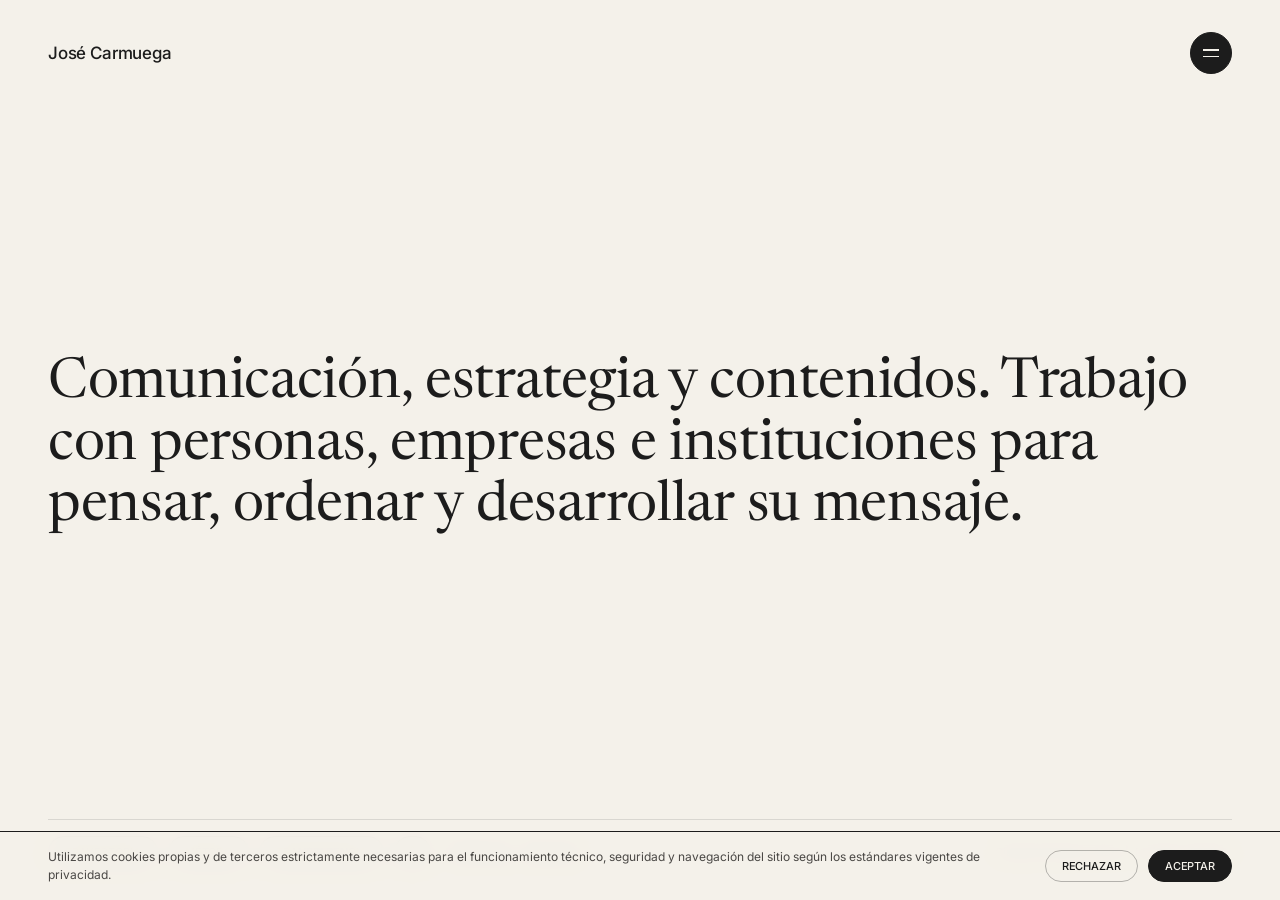
<file: index.html>
<!DOCTYPE html>
<html lang="es">
<head>
    <meta charset="UTF-8">
    <meta name="viewport" content="width=device-width, initial-scale=1.0">
    <title>José Carmuega - Comunicación</title>
    <link rel="stylesheet" href="styles.css">
    <link rel="preconnect" href="https://fonts.googleapis.com">
    <link rel="preconnect" href="https://fonts.gstatic.com" crossorigin>
    <link href="https://fonts.googleapis.com/css2?family=Inter:wght@400;500&family=Newsreader:ital,opsz,wght@0,6..72,400;0,6..72,500;1,6..72,400&display=swap" rel="stylesheet">
</head>
<body>
<div class="jc-page">
<header class="jc-header">
<a href="index.html" class="jc-logo">José Carmuega</a>
<input type="checkbox" id="jc-menu-toggle" class="jc-menu-check" aria-label="Abrir menú">
<label for="jc-menu-toggle" class="jc-menu-btn" aria-hidden="true"><span class="jc-line"></span><span class="jc-line"></span></label>
<label for="jc-menu-toggle" class="jc-menu-overlay" aria-hidden="true"></label>
<nav class="jc-menu-panel" aria-label="Menú principal">
<a href="trayectoria.html" class="jc-menu-link">Trayectoria</a>
<a href="metodo.html" class="jc-menu-link">Método</a>
<a href="transparencia.html" class="jc-menu-link">Transparencia</a>
<a href="tools.html" class="jc-menu-link">Tools</a>
<a href="https://wa.me/5491158534321" target="_blank" rel="noopener" class="jc-menu-link">WhatsApp</a>
<a href="https://instagram.com/carmuegajose" target="_blank" rel="noopener" class="jc-menu-link">Instagram</a>
</nav>
</header>
<main class="jc-hero">
<h1 class="jc-headline">
Comunicación, estrategia y contenidos. 
Trabajo con personas, empresas e instituciones para pensar, ordenar y desarrollar su <span class="jc-accent">mensaje.</span>
</h1>
</main>
<footer class="jc-footer">
<div class="jc-footer-left">
<div class="jc-actions">
<a href="trayectoria.html" class="jc-button">Trayectoria</a>
<a href="metodo.html" class="jc-button">Método</a>
<a href="transparencia.html" class="jc-button">Transparencia</a>
<a href="tools.html" class="jc-button" title="Tools" aria-label="Tools" style="padding-left: 11px !important; padding-right: 11px !important;">
<svg width="13" height="13" viewBox="0 0 24 24" fill="none" stroke="currentColor" stroke-width="1.6" stroke-linecap="round" stroke-linejoin="round" aria-hidden="true" style="display: block;">
  <circle cx="12" cy="12" r="3"/>
  <path d="M19.4 15a1.65 1.65 0 0 0 .33 1.82l.06.06a2 2 0 0 1-2.83 2.83l-.06-.06a1.65 1.65 0 0 0-1.82-.33 1.65 1.65 0 0 0-1 1.51V21a2 2 0 0 1-4 0v-.09A1.65 1.65 0 0 0 9 19.4a1.65 1.65 0 0 0-1.82.33l-.06.06a2 2 0 0 1-2.83-2.83l.06-.06a1.65 1.65 0 0 0 .33-1.82 1.65 1.65 0 0 0-1.51-1H3a2 2 0 0 1 0-4h.09A1.65 1.65 0 0 0 4.6 9a1.65 1.65 0 0 0-.33-1.82l-.06-.06a2 2 0 0 1 2.83-2.83l.06.06a1.65 1.65 0 0 0 1.82.33H9a1.65 1.65 0 0 0 1-1.51V3a2 2 0 0 1 4 0v.09a1.65 1.65 0 0 0 1 1.51 1.65 1.65 0 0 0 1.82-.33l.06-.06a2 2 0 0 1 2.83 2.83l-.06.06a1.65 1.65 0 0 0-.33 1.82V9a1.65 1.65 0 0 0 1.51 1H21a2 2 0 0 1 0 4h-.09a1.65 1.65 0 0 0-1.51 1z"/>
</svg>
</a>
</div>
<nav class="jc-social" aria-label="Contacto">
<a href="https://wa.me/5491158534321" target="_blank" rel="noopener" class="jc-social-link">WhatsApp</a>
<a href="https://instagram.com/carmuegajose" target="_blank" rel="noopener" class="jc-social-link">Instagram</a>
</nav>
</div>
<div class="jc-caption">Ciudad de Buenos Aires&nbsp;&nbsp;|&nbsp;&nbsp;<a href="https://ciudadseva.com/texto/la-ultima-pregunta/" target="_blank" rel="noopener" style="color: inherit !important; -webkit-text-fill-color: inherit !important; font: inherit !important; text-decoration: none !important;">La última pregunta</a></div>
</footer>
</div>

<!-- Barra inferior de Cookies / Privacidad -->
<div id="jc-cookie-banner" class="jc-cookie-bar" role="region" aria-label="Aviso de privacidad y cookies">
  <div class="jc-cookie-inner">
    <p class="jc-cookie-text">
      Utilizamos cookies propias y de terceros estrictamente necesarias para el funcionamiento técnico, seguridad y navegación del sitio según los estándares vigentes de privacidad.
    </p>
    <div class="jc-cookie-actions">
      <button type="button" class="jc-cookie-btn jc-cookie-reject" onclick="jcGestionarCookies('rejected')">Rechazar</button>
      <button type="button" class="jc-cookie-btn jc-cookie-accept" onclick="jcGestionarCookies('accepted')">Aceptar</button>
    </div>
  </div>
</div>

<script>
  function jcGestionarCookies(estado) {
    localStorage.setItem('jc_cookies_consent', estado);
    const banner = document.getElementById('jc-cookie-banner');
    if (banner) {
      banner.classList.add('is-hidden');
      setTimeout(() => { banner.style.display = 'none'; }, 350);
    }
  }

  document.addEventListener('DOMContentLoaded', () => {
    if (localStorage.getItem('jc_cookies_consent')) {
      const banner = document.getElementById('jc-cookie-banner');
      if (banner) banner.style.display = 'none';
    }
  });
</script>
</body>
</html>
</file>
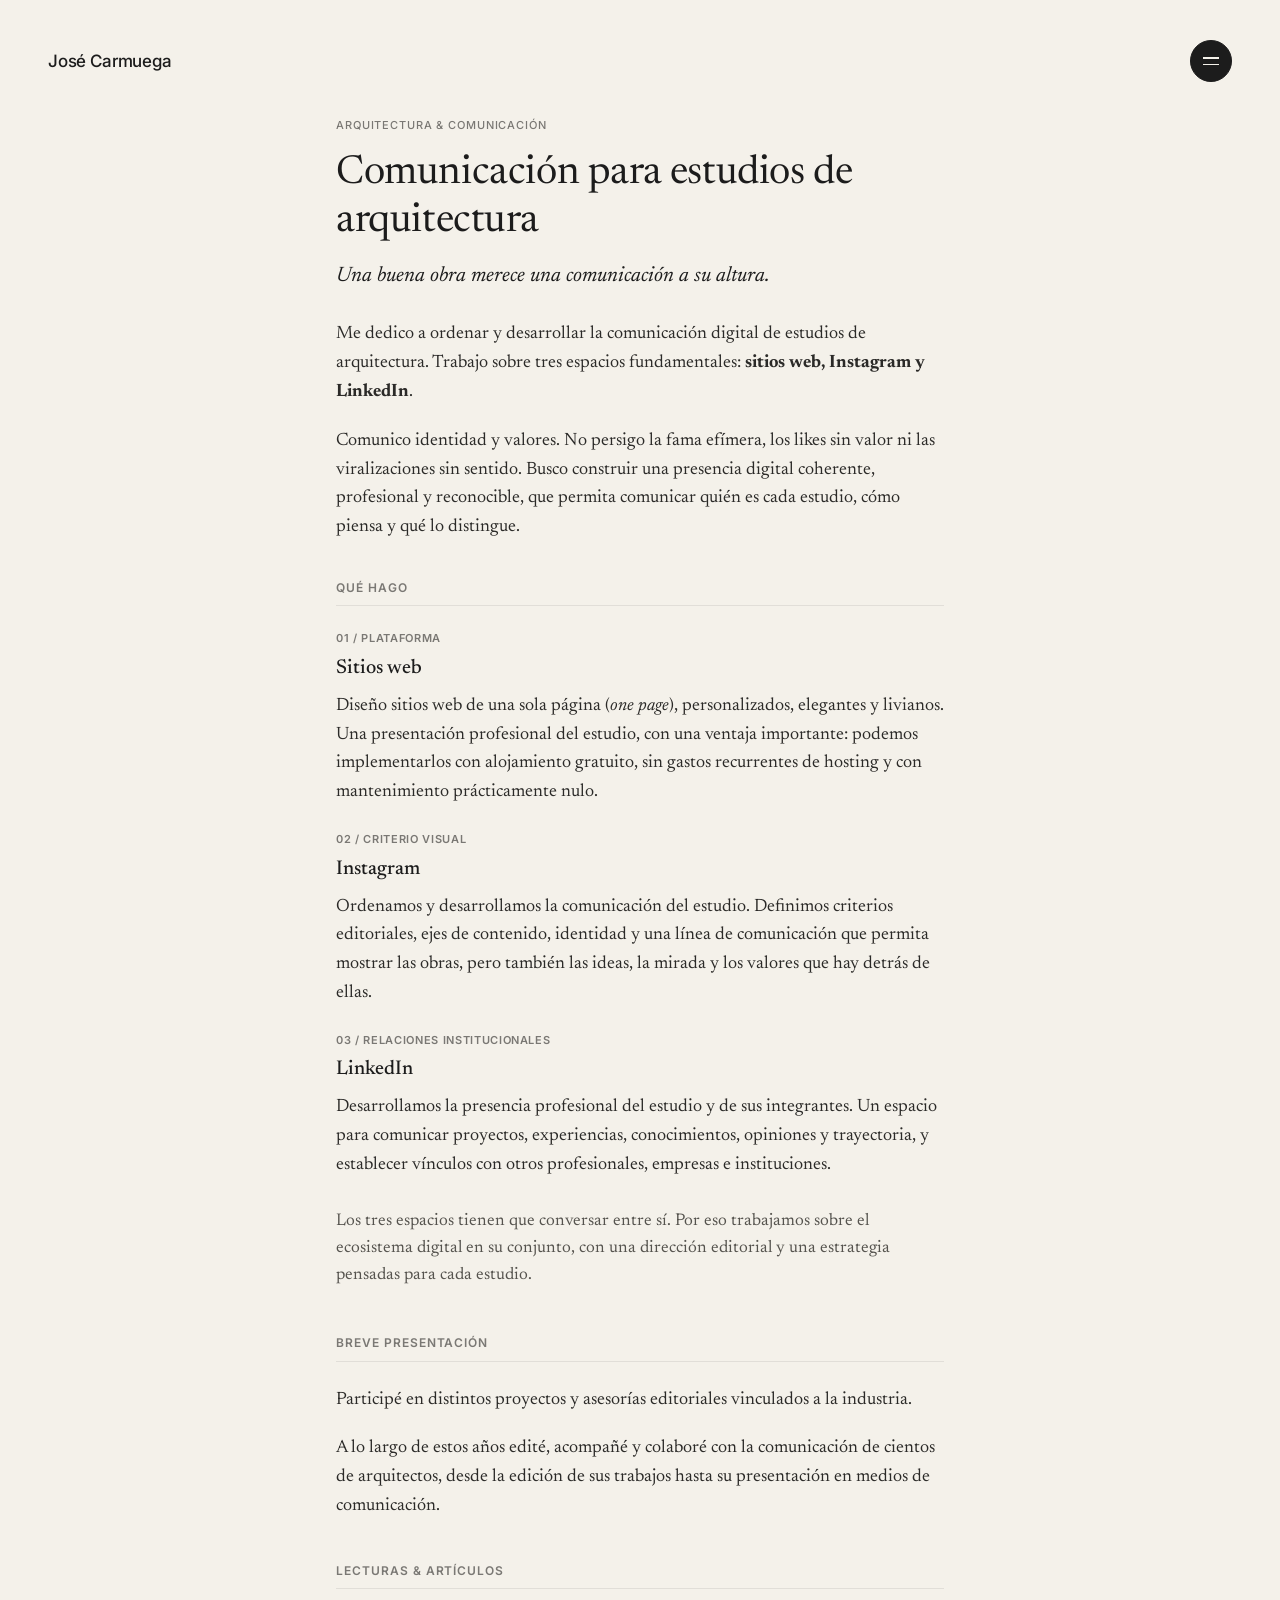
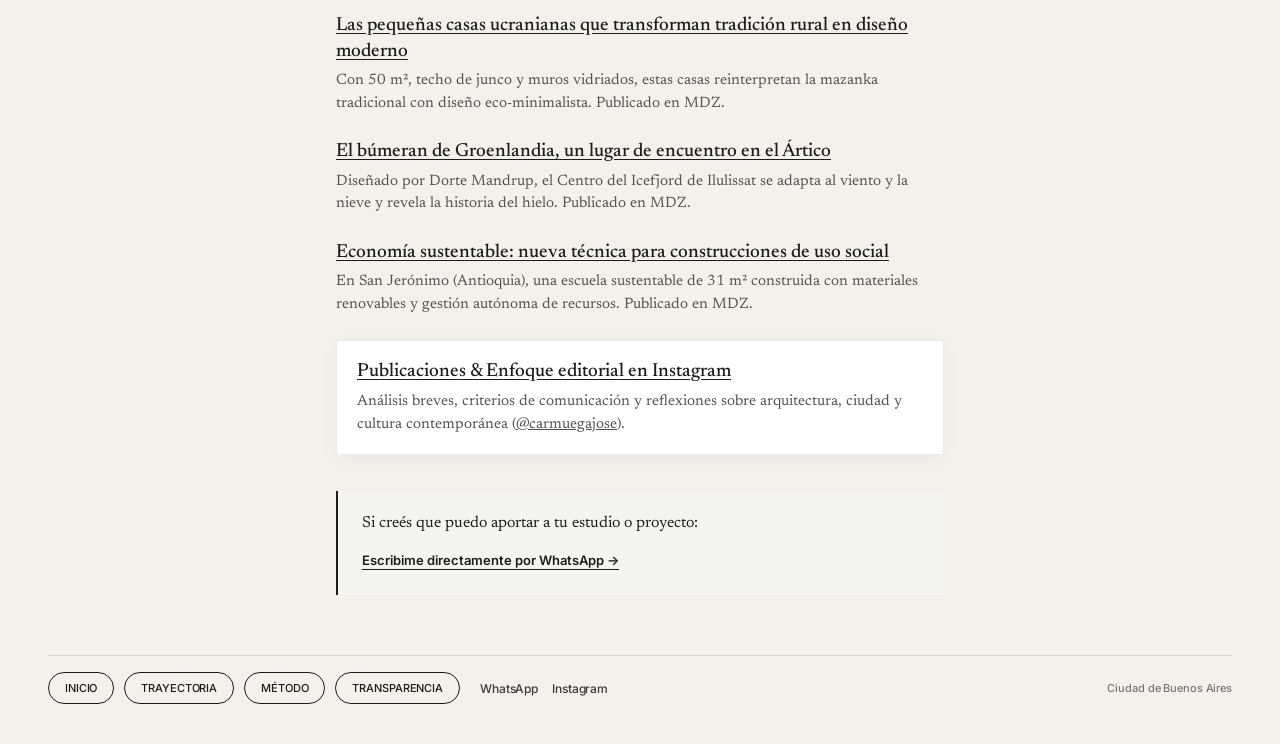
<file: arq.html>
<!DOCTYPE html>
<html lang="es">
<head>
    <meta charset="UTF-8">
    <meta name="viewport" content="width=device-width, initial-scale=1.0">
    <title>Comunicación para Estudios de Arquitectura - José Carmuega</title>
    <link rel="stylesheet" href="styles.css">
    <link rel="preconnect" href="https://fonts.googleapis.com">
    <link rel="preconnect" href="https://fonts.gstatic.com" crossorigin>
    <link href="https://fonts.googleapis.com/css2?family=Inter:wght@400;500;600&family=Newsreader:ital,opsz,wght@0,6..72,400;0,6..72,500;1,6..72,400&display=swap" rel="stylesheet">
</head>
<body>
<div class="jc-page jc-scrollable">
  
  <header class="jc-header">
    <a href="index.html" class="jc-logo">José Carmuega</a>
    <input type="checkbox" id="jc-menu-toggle" class="jc-menu-check" aria-label="Abrir menú">
    <label for="jc-menu-toggle" class="jc-menu-btn" aria-hidden="true"><span class="jc-line"></span><span class="jc-line"></span></label>
    <label for="jc-menu-toggle" class="jc-menu-overlay" aria-hidden="true"></label>
    <nav class="jc-menu-panel" aria-label="Menú principal">
      <a href="index.html" class="jc-menu-link">Inicio</a>
      <a href="trayectoria.html" class="jc-menu-link">Trayectoria</a>
      <a href="metodo.html" class="jc-menu-link">Método</a>
      <a href="transparencia.html" class="jc-menu-link">Transparencia</a>
      <a href="https://wa.me/5491158534321" target="_blank" rel="noopener" class="jc-menu-link">WhatsApp</a>
      <a href="https://instagram.com/carmuegajose" target="_blank" rel="noopener" class="jc-menu-link">Instagram</a>
    </nav>
  </header>

  <div style="width: 100%; display: flex; justify-content: center; flex-grow: 1;">
    <main style="width: 100%; max-width: 640px; margin: 36px 0 60px 0; padding: 0 16px; box-sizing: border-box;">
      
      <!-- ETIQUETA SUPERIOR -->
      <div style="font-family: 'Inter', sans-serif; font-size: 11px; font-weight: 500; text-transform: uppercase; letter-spacing: 0.08em; color: #7A7874; margin-bottom: 18px;">
        Arquitectura &amp; Comunicación
      </div>

      <!-- TÍTULO PRINCIPAL -->
      <h1 style="font-family: 'Newsreader', Georgia, serif; font-size: clamp(28px, 3.4vw, 40px); line-height: 1.2; font-weight: 400; letter-spacing: -0.01em; color: #1C1C1C; margin: 0 0 16px 0;">
        Comunicación para estudios de arquitectura
      </h1>

      <!-- SUBTÍTULO / BAJADA EDITORIAL -->
      <p style="font-family: 'Newsreader', Georgia, serif; font-size: 21px; line-height: 1.45; font-style: italic; color: #1C1C1C; margin: 0 0 28px 0;">
        Una buena obra merece una comunicación a su altura.
      </p>

      <!-- CUERPO PRINCIPAL -->
      <div style="font-family: 'Newsreader', Georgia, serif; font-size: 18px; line-height: 1.6; color: #2B2A28;">
        
        <p style="margin: 0 0 20px 0;">
          Me dedico a ordenar y desarrollar la comunicación digital de estudios de arquitectura. Trabajo sobre tres espacios fundamentales: <strong>sitios web, Instagram y LinkedIn</strong>.
        </p>

        <p style="margin: 0 0 36px 0;">
          Comunico identidad y valores. No persigo la fama efímera, los likes sin valor ni las viralizaciones sin sentido. Busco construir una presencia digital coherente, profesional y reconocible, que permita comunicar quién es cada estudio, cómo piensa y qué lo distingue.
        </p>

        <!-- SECCIÓN: QUÉ HAGO -->
        <h2 style="font-family: 'Inter', sans-serif; font-size: 12px; font-weight: 600; text-transform: uppercase; letter-spacing: 0.08em; color: #7A7874; margin: 0 0 24px 0; border-bottom: 1px solid rgba(0,0,0,0.08); padding-bottom: 8px;">
          Qué hago
        </h2>

        <!-- SERVICIO 1 -->
        <div style="margin-bottom: 24px;">
          <div style="font-family: 'Inter', sans-serif; font-size: 11px; font-weight: 600; letter-spacing: 0.06em; color: #7A7874; text-transform: uppercase; margin-bottom: 4px;">
            01 / Plataforma
          </div>
          <h3 style="font-family: 'Newsreader', Georgia, serif; font-size: 20px; font-weight: 500; color: #1C1C1C; margin: 0 0 8px 0;">
            Sitios web
          </h3>
          <p style="margin: 0;">
            Diseño sitios web de una sola página (<em>one page</em>), personalizados, elegantes y livianos. Una presentación profesional del estudio, con una ventaja importante: podemos implementarlos con alojamiento gratuito, sin gastos recurrentes de hosting y con mantenimiento prácticamente nulo.
          </p>
        </div>

        <!-- SERVICIO 2 -->
        <div style="margin-bottom: 24px;">
          <div style="font-family: 'Inter', sans-serif; font-size: 11px; font-weight: 600; letter-spacing: 0.06em; color: #7A7874; text-transform: uppercase; margin-bottom: 4px;">
            02 / Criterio visual
          </div>
          <h3 style="font-family: 'Newsreader', Georgia, serif; font-size: 20px; font-weight: 500; color: #1C1C1C; margin: 0 0 8px 0;">
            Instagram
          </h3>
          <p style="margin: 0;">
            Ordenamos y desarrollamos la comunicación del estudio. Definimos criterios editoriales, ejes de contenido, identidad y una línea de comunicación que permita mostrar las obras, pero también las ideas, la mirada y los valores que hay detrás de ellas.
          </p>
        </div>

        <!-- SERVICIO 3 -->
        <div style="margin-bottom: 28px;">
          <div style="font-family: 'Inter', sans-serif; font-size: 11px; font-weight: 600; letter-spacing: 0.06em; color: #7A7874; text-transform: uppercase; margin-bottom: 4px;">
            03 / Relaciones institucionales
          </div>
          <h3 style="font-family: 'Newsreader', Georgia, serif; font-size: 20px; font-weight: 500; color: #1C1C1C; margin: 0 0 8px 0;">
            LinkedIn
          </h3>
          <p style="margin: 0;">
            Desarrollamos la presencia profesional del estudio y de sus integrantes. Un espacio para comunicar proyectos, experiencias, conocimientos, opiniones y trayectoria, y establecer vínculos con otros profesionales, empresas e instituciones.
          </p>
        </div>

        <p style="margin: 0 0 44px 0; font-size: 17px; color: #55534E;">
          Los tres espacios tienen que conversar entre sí. Por eso trabajamos sobre el ecosistema digital en su conjunto, con una dirección editorial y una estrategia pensadas para cada estudio.
        </p>

        <!-- SECCIÓN: BREVE PRESENTACIÓN (EDITADA Y CORTA) -->
        <h2 style="font-family: 'Inter', sans-serif; font-size: 12px; font-weight: 600; text-transform: uppercase; letter-spacing: 0.08em; color: #7A7874; margin: 0 0 24px 0; border-bottom: 1px solid rgba(0,0,0,0.08); padding-bottom: 8px;">
          Breve presentación
        </h2>

        <p style="margin: 0 0 20px 0;">
          Participé en distintos proyectos y asesorías editoriales vinculados a la industria.
        </p>

        <p style="margin: 0 0 40px 0;">
          A lo largo de estos años edité, acompañé y colaboré con la comunicación de cientos de arquitectos, desde la edición de sus trabajos hasta su presentación en medios de comunicación.
        </p>

        <!-- SECCIÓN: TEXTOS & ARTÍCULOS RECIENTES -->
        <h2 style="font-family: 'Inter', sans-serif; font-size: 12px; font-weight: 600; text-transform: uppercase; letter-spacing: 0.08em; color: #7A7874; margin: 0 0 24px 0; border-bottom: 1px solid rgba(0,0,0,0.08); padding-bottom: 8px;">
          Lecturas &amp; Artículos
        </h2>

        <div style="display: flex; flex-direction: column; gap: 24px; margin-bottom: 36px;">
          
          <!-- NOTA 1 -->
          <div>
            <h3 style="font-family: 'Newsreader', Georgia, serif; font-size: 19px; font-weight: 500; line-height: 1.35; margin: 0 0 6px 0;">
              <a href="https://www.mdzol.com/sociedad/2026/5/23/las-pequenas-casas-ucranianas-que-transforman-tradicion-rural-diseno-moderno-1955345.html" target="_blank" rel="noopener" style="color: #1C1C1C; text-decoration: underline; text-underline-offset: 3px;">
                Las pequeñas casas ucranianas que transforman tradición rural en diseño moderno
              </a>
            </h3>
            <p style="font-size: 15px; line-height: 1.5; color: #55534E; margin: 0;">
              Con 50 m², techo de junco y muros vidriados, estas casas reinterpretan la mazanka tradicional con diseño eco-minimalista. Publicado en MDZ.
            </p>
          </div>

          <!-- NOTA 2 -->
          <div>
            <h3 style="font-family: 'Newsreader', Georgia, serif; font-size: 19px; font-weight: 500; line-height: 1.35; margin: 0 0 6px 0;">
              <a href="https://www.mdzol.com/mundo/2026/2/18/el-bumeran-groenlandia-un-lugar-encuentro-el-artico-1934142.html" target="_blank" rel="noopener" style="color: #1C1C1C; text-decoration: underline; text-underline-offset: 3px;">
                El búmeran de Groenlandia, un lugar de encuentro en el Ártico
              </a>
            </h3>
            <p style="font-size: 15px; line-height: 1.5; color: #55534E; margin: 0;">
              Diseñado por Dorte Mandrup, el Centro del Icefjord de Ilulissat se adapta al viento y la nieve y revela la historia del hielo. Publicado en MDZ.
            </p>
          </div>

          <!-- NOTA 3 -->
          <div>
            <h3 style="font-family: 'Newsreader', Georgia, serif; font-size: 19px; font-weight: 500; line-height: 1.35; margin: 0 0 6px 0;">
              <a href="https://www.mdzol.com/dinero/2023/1/2/economia-sustentable-nueva-tecnica-para-construcciones-de-uso-social-1668748.html" target="_blank" rel="noopener" style="color: #1C1C1C; text-decoration: underline; text-underline-offset: 3px;">
                Economía sustentable: nueva técnica para construcciones de uso social
              </a>
            </h3>
            <p style="font-size: 15px; line-height: 1.5; color: #55534E; margin: 0;">
              En San Jerónimo (Antioquia), una escuela sustentable de 31 m² construida con materiales renovables y gestión autónoma de recursos. Publicado en MDZ.
            </p>
          </div>

          <!-- NOTA 4 / INSTAGRAM PROFESIONAL DESTACADO -->
          <div style="background: #FFFFFF; border: 1px solid rgba(0, 0, 0, 0.08); box-shadow: 0 4px 18px rgba(0, 0, 0, 0.04); padding: 18px 20px; border-radius: 4px;">
            <h3 style="font-family: 'Newsreader', Georgia, serif; font-size: 19px; font-weight: 500; line-height: 1.35; margin: 0 0 6px 0;">
              <a href="https://instagram.com/carmuegajose" target="_blank" rel="noopener" style="color: #1C1C1C; text-decoration: underline; text-underline-offset: 3px;">
                Publicaciones &amp; Enfoque editorial en Instagram
              </a>
            </h3>
            <p style="font-size: 15px; line-height: 1.5; color: #55534E; margin: 0;">
              Análisis breves, criterios de comunicación y reflexiones sobre arquitectura, ciudad y cultura contemporánea (<a href="https://instagram.com/carmuegajose" target="_blank" rel="noopener" style="color: inherit; text-decoration: underline;">@carmuegajose</a>).
            </p>
          </div>

        </div>

        <!-- LLAMADO A LA ACCIÓN CONTEXTUAL DIRECTO -->
        <div style="background-color: #F6F4EE; border-left: 2px solid #1C1C1C; padding: 20px 24px; margin-top: 36px;">
          <p style="margin: 0 0 10px 0; font-size: 16px; color: #1C1C1C;">
            Si creés que puedo aportar a tu estudio o proyecto:
          </p>
          <a href="https://wa.me/5491158534321" target="_blank" rel="noopener" style="font-family: 'Inter', sans-serif; font-size: 13px; font-weight: 600; color: #1C1C1C; text-decoration: underline; text-underline-offset: 4px;">
            Escribime directamente por WhatsApp →
          </a>
        </div>

      </div>

    </main>
  </div>

  <footer class="jc-footer">
    <div class="jc-footer-left">
      <div class="jc-actions">
        <a href="index.html" class="jc-button">Inicio</a>
        <a href="trayectoria.html" class="jc-button">Trayectoria</a>
        <a href="metodo.html" class="jc-button">Método</a>
        <a href="transparencia.html" class="jc-button">Transparencia</a>
      </div>
      <nav class="jc-social" aria-label="Contacto">
        <a href="https://wa.me/5491158534321" target="_blank" rel="noopener" class="jc-social-link">WhatsApp</a>
        <a href="https://instagram.com/carmuegajose" target="_blank" rel="noopener" class="jc-social-link">Instagram</a>
      </nav>
    </div>
    <div class="jc-caption">Ciudad de Buenos Aires</div>
  </footer>

</div>
</body>
</html>
</file>
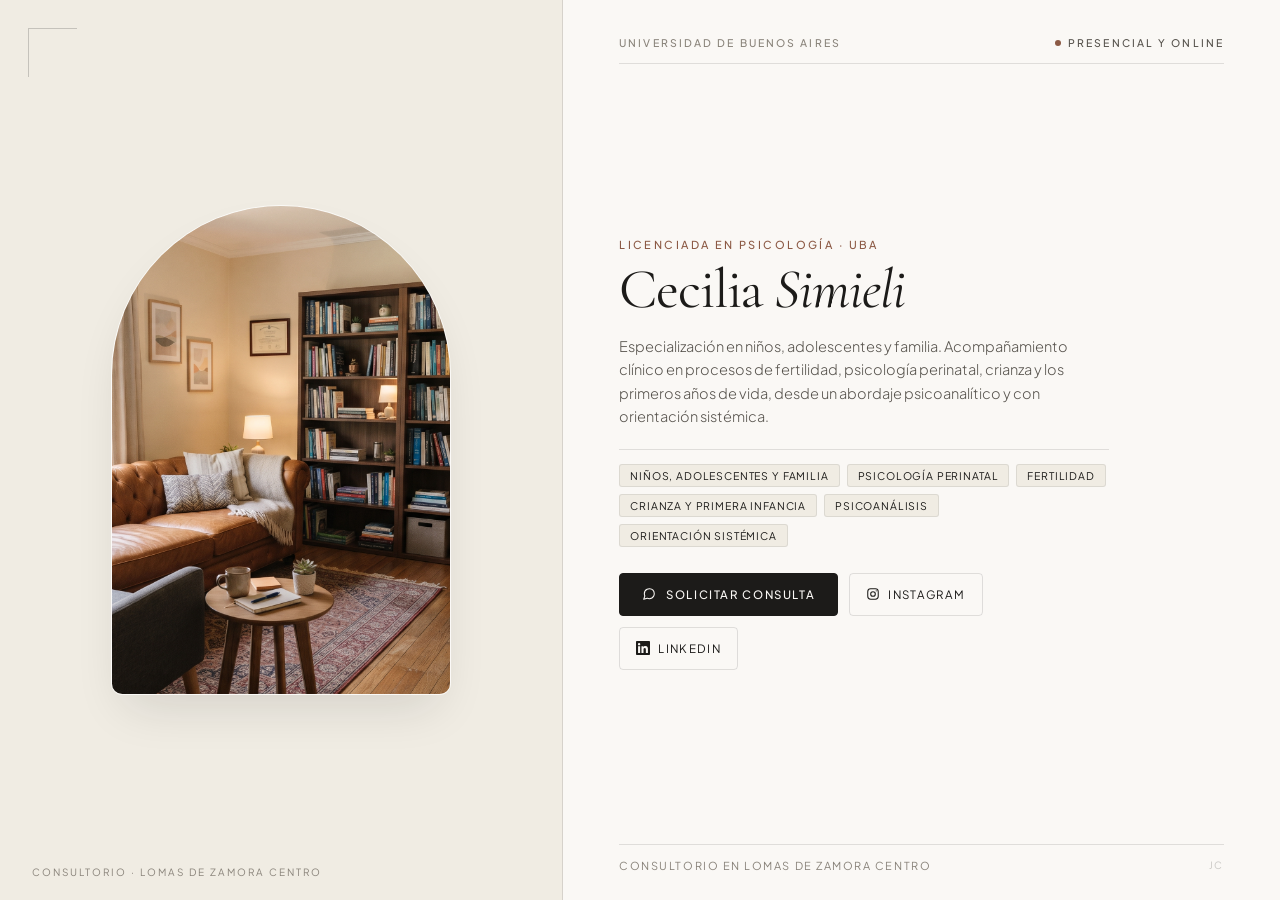
<file: index3.html>
<!DOCTYPE html>
<html lang="es">
<head>
    <meta charset="UTF-8">
    <meta name="viewport" content="width=device-width, initial-scale=1.0">
    <title>Cecilia Simieli · Licenciada en Psicología (UBA)</title>
    
    <!-- Tipografías: Cormorant Garamond y Plus Jakarta Sans -->
    <link rel="preconnect" href="https://fonts.googleapis.com">
    <link rel="preconnect" href="https://fonts.gstatic.com" crossorigin>
    <link href="https://fonts.googleapis.com/css2?family=Cormorant+Garamond:ital,wght@0,400;0,500;0,600;1,400&family=Plus+Jakarta+Sans:wght@300;400;500&display=swap" rel="stylesheet">
    
    <style>
        /* =========================================
           PALETA Y VARIABLES (ESTUDIO EDITORIAL)
           ========================================= */
        :root {
            --bg-canvas: #FAF8F5;
            --bg-panel: #F0ECE3;
            --ink-main: #1C1B19;
            --ink-soft: #57534D;
            --ink-faint: #8A847B;
            --accent-terracotta: #8C5A45;
            --border-subtle: rgba(28, 27, 25, 0.12);
        }

        /* =========================================
           BLOQUEO DE SCROLL / PANTALLA ÚNICA
           ========================================= */
        * {
            box-sizing: border-box;
            margin: 0;
            padding: 0;
        }

        html, body {
            height: 100%;
            height: 100dvh;
            width: 100%;
            overflow: hidden;
            position: fixed;
            background-color: var(--bg-canvas);
            color: var(--ink-main);
            font-family: 'Plus Jakarta Sans', -apple-system, BlinkMacSystemFont, sans-serif;
            -webkit-font-smoothing: antialiased;
            -moz-osx-font-smoothing: grayscale;
        }

        /* =========================================
           LAYOUT ASIMÉTRICO SPLIT (WEB PERSONAL)
           ========================================= */
        .split-layout {
            position: relative;
            height: 100%;
            height: 100dvh;
            width: 100%;
            display: grid;
            grid-template-columns: 44% 56%;
            overflow: hidden;
        }

        /* =========================================
           COLUMNA IZQUIERDA: RETRATO DE ESTUDIO
           ========================================= */
        .visual-pane {
            position: relative;
            height: 100%;
            background-color: var(--bg-panel);
            display: flex;
            align-items: center;
            justify-content: center;
            padding: 44px 36px;
            border-right: 1px solid var(--border-subtle);
            overflow: hidden;
        }

        /* Detalle geométrico arquitectónico en el fondo */
        .visual-pane::before {
            content: "";
            position: absolute;
            top: 28px;
            left: 28px;
            width: 48px;
            height: 48px;
            border-top: 1px solid rgba(28, 27, 25, 0.2);
            border-left: 1px solid rgba(28, 27, 25, 0.2);
            pointer-events: none;
        }

        .photo-frame {
            position: relative;
            width: 100%;
            max-width: 340px;
            height: 76%;
            max-height: 490px;
            border-radius: 180px 180px 12px 12px;
            overflow: hidden;
            box-shadow: 0 24px 50px -15px rgba(28, 27, 25, 0.14);
            border: 1px solid rgba(255, 255, 255, 0.7);
            animation: photoFade 1s cubic-bezier(0.22, 1, 0.36, 1) forwards;
        }

        @keyframes photoFade {
            from { opacity: 0; transform: scale(0.97); }
            to { opacity: 1; transform: scale(1); }
        }

        .photo-frame img {
            width: 100%;
            height: 100%;
            object-fit: cover;
            object-position: center 15%;
            display: block;
            filter: contrast(1.03) saturate(0.95);
            transition: transform 1.2s ease;
        }

        .photo-frame:hover img {
            transform: scale(1.025);
        }

        .photo-caption {
            position: absolute;
            bottom: 22px;
            left: 32px;
            font-size: 10px;
            letter-spacing: 0.2em;
            text-transform: uppercase;
            color: var(--ink-faint);
        }

        /* =========================================
           COLUMNA DERECHA: MANIFIESTO Y ACCIONES
           ========================================= */
        .content-pane {
            position: relative;
            height: 100%;
            display: flex;
            flex-direction: column;
            justify-content: space-between;
            padding: 36px 56px 28px;
            animation: textSlide 0.85s cubic-bezier(0.22, 1, 0.36, 1) forwards;
        }

        @keyframes textSlide {
            from { opacity: 0; transform: translateX(14px); }
            to { opacity: 1; transform: translateX(0); }
        }

        /* Barra superior minimalista */
        .top-meta {
            display: flex;
            justify-content: space-between;
            align-items: center;
            font-size: 10.5px;
            font-weight: 500;
            letter-spacing: 0.2em;
            text-transform: uppercase;
            color: var(--ink-faint);
            padding-bottom: 14px;
            border-bottom: 1px solid var(--border-subtle);
        }

        .status-badge {
            display: inline-flex;
            align-items: center;
            gap: 7px;
            color: var(--ink-soft);
        }

        .status-dot {
            width: 6px;
            height: 6px;
            border-radius: 50%;
            background-color: var(--accent-terracotta);
        }

        /* Bloque central editorial */
        .main-copy {
            margin: auto 0;
            max-width: 490px;
        }

        .eyebrow {
            font-size: 11px;
            font-weight: 500;
            letter-spacing: 0.22em;
            text-transform: uppercase;
            color: var(--accent-terracotta);
            margin-bottom: 10px;
        }

        .name-display {
            font-family: 'Cormorant Garamond', Georgia, serif;
            font-size: clamp(38px, 4.8vw, 56px);
            font-weight: 400;
            line-height: 1.02;
            letter-spacing: -0.02em;
            color: var(--ink-main);
            margin-bottom: 16px;
        }

        .name-display em {
            font-style: italic;
            font-weight: 400;
        }

        .bio-statement {
            font-size: 14.5px;
            font-weight: 300;
            line-height: 1.62;
            color: var(--ink-soft);
            margin-bottom: 20px;
        }

        /* Barrita elegante de especialidades y palabras clave */
        .keywords-bar {
            display: flex;
            flex-wrap: wrap;
            gap: 7px;
            margin-bottom: 26px;
            padding-top: 14px;
            border-top: 1px solid var(--border-subtle);
        }

        .keyword-tag {
            font-size: 10.5px;
            font-weight: 400;
            letter-spacing: 0.08em;
            text-transform: uppercase;
            color: var(--ink-main);
            background-color: var(--bg-panel);
            border: 1px solid rgba(28, 27, 25, 0.09);
            padding: 4px 10px;
            border-radius: 3px;
            transition: border-color 0.2s ease, background-color 0.2s ease;
        }

        .keyword-tag:hover {
            border-color: var(--accent-terracotta);
            background-color: rgba(140, 90, 69, 0.06);
        }

        /* Botonera horizontal y directa */
        .action-bar {
            display: flex;
            flex-wrap: wrap;
            align-items: center;
            gap: 11px;
        }

        .btn-cta {
            display: inline-flex;
            align-items: center;
            gap: 10px;
            padding: 13px 22px;
            background-color: var(--ink-main);
            color: var(--bg-canvas);
            text-decoration: none;
            font-size: 11.5px;
            font-weight: 500;
            letter-spacing: 0.14em;
            text-transform: uppercase;
            border-radius: 4px;
            border: 1px solid var(--ink-main);
            transition: all 0.25s ease;
        }

        .btn-cta:hover {
            background-color: var(--accent-terracotta);
            border-color: var(--accent-terracotta);
            transform: translateY(-1px);
        }

        .btn-outline {
            display: inline-flex;
            align-items: center;
            gap: 8px;
            padding: 13px 16px;
            background-color: transparent;
            color: var(--ink-main);
            text-decoration: none;
            font-size: 11.5px;
            font-weight: 400;
            letter-spacing: 0.12em;
            text-transform: uppercase;
            border-radius: 4px;
            border: 1px solid var(--border-subtle);
            transition: all 0.25s ease;
        }

        .btn-outline:hover {
            border-color: var(--ink-main);
            background-color: rgba(28, 27, 25, 0.03);
        }

        .action-bar svg {
            width: 14px;
            height: 14px;
            flex-shrink: 0;
        }

        /* Pie de página con ubicación y sello JC */
        .bottom-meta {
            display: flex;
            justify-content: space-between;
            align-items: center;
            padding-top: 14px;
            border-top: 1px solid var(--border-subtle);
            font-size: 11px;
            letter-spacing: 0.14em;
            text-transform: uppercase;
            color: var(--ink-faint);
        }

        .firma-jc {
            font-size: 10px;
            letter-spacing: 0.16em;
            color: rgba(28, 27, 25, 0.22);
            text-decoration: none;
            transition: color 0.25s ease;
        }

        .firma-jc:hover {
            color: rgba(28, 27, 25, 0.75);
        }

        /* =========================================
           ADAPTACIÓN MÓVIL (FOTO CON BUENA PRESENCIA Y SIN SCROLL)
           ========================================= */
        @media (max-width: 820px) {
            .split-layout {
                grid-template-columns: 1fr;
                grid-template-rows: 34% 66%;
            }

            .visual-pane {
                padding: 14px 20px 10px;
                border-right: 0;
                border-bottom: 1px solid var(--border-subtle);
            }

            .visual-pane::before,
            .photo-caption {
                display: none;
            }

            /* Marco en arco con presencia editorial en celular */
            .photo-frame {
                width: 142px;
                height: 100%;
                max-height: 185px;
                max-width: none;
                border-radius: 90px 90px 8px 8px;
                box-shadow: 0 12px 26px -8px rgba(28, 27, 25, 0.16);
            }

            .photo-frame img {
                object-position: center 12%;
            }

            .content-pane {
                padding: 12px 18px 12px;
                text-align: center;
            }

            .top-meta {
                font-size: 9px;
                padding-bottom: 7px;
            }

            .main-copy {
                max-width: 100%;
                display: flex;
                flex-direction: column;
                align-items: center;
            }

            .eyebrow {
                font-size: 9.5px;
                margin-bottom: 3px;
            }

            .name-display {
                font-size: 29px;
                margin-bottom: 6px;
            }

            .bio-statement {
                font-size: 12px;
                line-height: 1.44;
                margin-bottom: 10px;
                max-width: 355px;
            }

            .keywords-bar {
                justify-content: center;
                gap: 4px;
                margin-bottom: 12px;
                padding-top: 8px;
            }

            .keyword-tag {
                font-size: 8.5px;
                padding: 3px 7px;
                letter-spacing: 0.06em;
            }

            .action-bar {
                justify-content: center;
                gap: 6px;
                width: 100%;
            }

            .btn-cta {
                width: 100%;
                max-width: 265px;
                justify-content: center;
                padding: 9px 15px;
                font-size: 10.5px;
            }

            .btn-outline {
                padding: 8px 12px;
                font-size: 9.5px;
            }

            .bottom-meta {
                padding-top: 7px;
                font-size: 9px;
            }
        }
    </style>
</head>
<body>

    <main class="split-layout">
        <!-- Columna izquierda: Retrato editorial -->
        <aside class="visual-pane">
            <div class="photo-frame">
                <img src="ceci consul.jpg" alt="Lic. Cecilia Simieli en consultorio">
            </div>
            <span class="photo-caption">Consultorio · Lomas de Zamora Centro</span>
        </aside>

        <!-- Columna derecha: Identidad, enfoque y contacto -->
        <section class="content-pane">
            <header class="top-meta">
                <span>Universidad de Buenos Aires</span>
                <span class="status-badge">
                    <span class="status-dot" aria-hidden="true"></span>
                    Presencial y Online
                </span>
            </header>

            <div class="main-copy">
                <div class="eyebrow">Licenciada en Psicología · UBA</div>
                <h1 class="name-display">Cecilia <em>Simieli</em></h1>
                <p class="bio-statement">
                    Especialización en niños, adolescentes y familia. Acompañamiento clínico en procesos de fertilidad, psicología perinatal, crianza y los primeros años de vida, desde un abordaje psicoanalítico y con orientación sistémica.
                </p>

                <!-- Barrita editorial con palabras clave -->
                <div class="keywords-bar" aria-label="Áreas de especialización y enfoque">
                    <span class="keyword-tag">Niños, Adolescentes y Familia</span>
                    <span class="keyword-tag">Psicología Perinatal</span>
                    <span class="keyword-tag">Fertilidad</span>
                    <span class="keyword-tag">Crianza y Primera Infancia</span>
                    <span class="keyword-tag">Psicoanálisis</span>
                    <span class="keyword-tag">Orientación Sistémica</span>
                </div>

                <div class="action-bar">
                    <!-- WhatsApp -->
                    <a href="https://wa.me/5491157045511?text=Hola%20Cecilia%2C%20me%20gustar%C3%ADa%20consultar%20por%20un%20turno." target="_blank" rel="noopener noreferrer" class="btn-cta">
                        <svg xmlns="http://www.w3.org/2000/svg" viewBox="0 0 24 24" fill="none" stroke="currentColor" stroke-width="1.8" stroke-linecap="round" stroke-linejoin="round">
                            <path d="M21 11.5a8.38 8.38 0 0 1-.9 3.8 8.5 8.5 0 0 1-7.6 4.7 8.38 8.38 0 0 1-3.8-.9L3 21l1.9-5.7a8.38 8.38 0 0 1-.9-3.8 8.5 8.5 0 0 1 4.7-7.6 8.38 8.38 0 0 1 3.8-.9h.5a8.48 8.48 0 0 1 8 8v.5z"/>
                        </svg>
                        <span>Solicitar consulta</span>
                    </a>

                    <!-- Instagram -->
                    <a href="https://www.instagram.com/lic.ceciliasimieli/" target="_blank" rel="noopener noreferrer" class="btn-outline" aria-label="Instagram">
                        <svg xmlns="http://www.w3.org/2000/svg" viewBox="0 0 24 24" fill="none" stroke="currentColor" stroke-width="1.8" stroke-linecap="round" stroke-linejoin="round">
                            <rect x="3" y="3" width="18" height="18" rx="5"/>
                            <circle cx="12" cy="12" r="4"/>
                            <circle cx="17.5" cy="6.5" r="1" fill="currentColor" stroke="none"/>
                        </svg>
                        <span>Instagram</span>
                    </a>

                    <!-- LinkedIn -->
                    <a href="https://www.linkedin.com/in/cecilia-natalia-simieli-1350b0119/" target="_blank" rel="noopener noreferrer" class="btn-outline" aria-label="LinkedIn">
                        <svg xmlns="http://www.w3.org/2000/svg" viewBox="0 0 24 24" fill="currentColor">
                            <path d="M20.447 20.452h-3.554v-5.569c0-1.328-.027-3.037-1.852-3.037-1.853 0-2.136 1.445-2.136 2.939v5.667H9.35V9h3.414v1.561h.049c.476-.9 1.637-1.85 3.37-1.85 3.601 0 4.267 2.37 4.267 5.455v6.286zM5.337 7.433a2.062 2.062 0 1 1 0-4.124 2.062 2.062 0 0 1 0 4.124zM7.119 20.452H3.555V9h3.564v11.452zM22.225 0H1.771C.792 0 0 .774 0 1.729v20.542C0 23.227.792 24 1.771 24h20.451C23.2 24 24 23.227 24 22.271V1.729C24 .774 23.2 0 22.222 0h.003z"/>
                        </svg>
                        <span>LinkedIn</span>
                    </a>
                </div>
            </div>

            <footer class="bottom-meta">
                <span>Consultorio en Lomas de Zamora Centro</span>
                <a href="https://www.josecarmuega.com" target="_blank" rel="noopener noreferrer" class="firma-jc">JC</a>
            </footer>
        </section>
    </main>

</body>
</html>
</file>
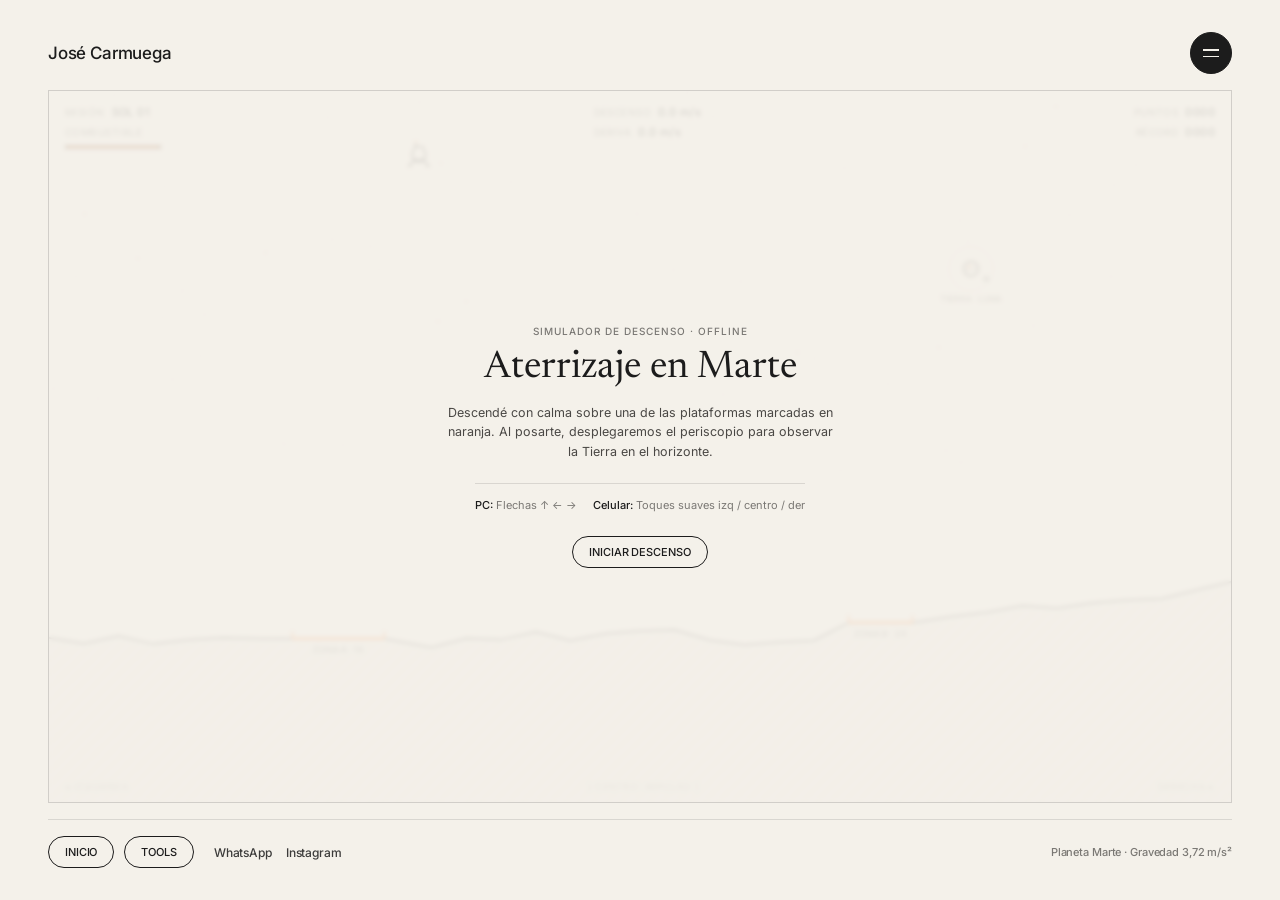
<file: mars.html>
<!DOCTYPE html>
<html lang="es">
<head>
    <meta charset="UTF-8">
    <meta name="viewport" content="width=device-width, initial-scale=1.0, maximum-scale=1.0, user-scalable=no">
    <title>Descenso en Marte - José Carmuega</title>
    <link rel="stylesheet" href="styles.css">
    <link rel="preconnect" href="https://fonts.googleapis.com">
    <link rel="preconnect" href="https://fonts.gstatic.com" crossorigin>
    <link href="https://fonts.googleapis.com/css2?family=Inter:wght@400;500;600&family=Newsreader:ital,opsz,wght@0,6..72,400;0,6..72,500;1,6..72,400&display=swap" rel="stylesheet">
    <style>
      .jc-mars-stage {
        position: relative !important;
        flex: 1 1 auto !important;
        width: 100% !important;
        min-height: 280px !important;
        margin: 16px 0 !important;
        border: 1px solid rgba(28, 28, 28, 0.16) !important;
        background-color: #F4F1EA !important;
        overflow: hidden !important;
        touch-action: none !important;
        user-select: none !important;
        -webkit-user-select: none !important;
      }

      #jc-mars-canvas {
        display: block !important;
        width: 100% !important;
        height: 100% !important;
        cursor: crosshair !important;
      }

      .jc-mars-hud {
        position: absolute !important;
        top: 14px !important;
        left: 16px !important;
        right: 16px !important;
        display: flex !important;
        justify-content: space-between !important;
        align-items: flex-start !important;
        pointer-events: none !important;
        font-family: 'Inter', -apple-system, sans-serif !important;
        font-size: 11px !important;
        font-weight: 500 !important;
        letter-spacing: 0.04em !important;
        color: #1C1C1C !important;
        z-index: 5 !important;
      }

      .jc-hud-group {
        display: flex !important;
        flex-direction: column !important;
        gap: 6px !important;
      }

      .jc-hud-right {
        text-align: right !important;
        align-items: flex-end !important;
      }

      .jc-hud-label {
        color: #7A7874 !important;
        font-size: 10px !important;
        text-transform: uppercase !important;
      }

      .jc-fuel-track {
        width: 96px !important;
        height: 4px !important;
        border: 1px solid #1C1C1C !important;
        background: transparent !important;
        overflow: hidden !important;
      }

      .jc-fuel-fill {
        height: 100% !important;
        width: 100% !important;
        background-color: #FF7825 !important;
        transition: width 0.08s linear !important;
      }

      .jc-vel-ok {
        color: #1C1C1C !important;
      }

      .jc-vel-warn {
        color: #FF7825 !important;
      }

      /* Pantalla de bienvenida inicial (se oculta al empezar) */
      .jc-mars-intro {
        position: absolute !important;
        inset: 0 !important;
        display: flex !important;
        flex-direction: column !important;
        justify-content: center !important;
        align-items: center !important;
        text-align: center !important;
        padding: 24px !important;
        background-color: rgba(244, 241, 234, 0.88) !important;
        backdrop-filter: blur(2px) !important;
        -webkit-backdrop-filter: blur(2px) !important;
        z-index: 12 !important;
        transition: opacity 0.25s ease !important;
      }

      .jc-mars-intro.is-hidden {
        opacity: 0 !important;
        pointer-events: none !important;
      }

      .jc-mars-kicker {
        font-family: 'Inter', sans-serif !important;
        font-size: 10px !important;
        font-weight: 500 !important;
        text-transform: uppercase !important;
        letter-spacing: 0.1em !important;
        color: #7A7874 !important;
        margin-bottom: 10px !important;
      }

      .jc-mars-title {
        font-family: 'Newsreader', Georgia, serif !important;
        font-size: clamp(26px, 3.6vw, 38px) !important;
        font-weight: 400 !important;
        line-height: 1.15 !important;
        color: #1C1C1C !important;
        margin: 0 0 12px 0 !important;
      }

      .jc-mars-sub {
        font-family: 'Inter', sans-serif !important;
        font-size: 12.5px !important;
        line-height: 1.55 !important;
        color: #4A4845 !important;
        max-width: 390px !important;
        margin: 0 0 22px 0 !important;
      }

      .jc-mars-controls-hint {
        display: flex !important;
        gap: 16px !important;
        flex-wrap: wrap !important;
        justify-content: center !important;
        font-family: 'Inter', sans-serif !important;
        font-size: 11px !important;
        color: #7A7874 !important;
        margin-bottom: 24px !important;
        padding-top: 14px !important;
        border-top: 1px solid rgba(28, 28, 28, 0.12) !important;
      }

      .jc-mars-controls-hint strong {
        color: #1C1C1C !important;
        font-weight: 500 !important;
      }

      /* Cartel editorial flotante al terminar (convive con el paisaje y la nave) */
      .jc-mars-toast {
        position: absolute !important;
        top: 64px !important;
        left: 20px !important;
        max-width: 330px !important;
        background-color: rgba(244, 241, 234, 0.94) !important;
        border: 1px solid #1C1C1C !important;
        padding: 16px 18px !important;
        z-index: 11 !important;
        opacity: 0 !important;
        transform: translateY(-6px) !important;
        pointer-events: none !important;
        transition: opacity 0.3s ease, transform 0.3s ease !important;
      }

      .jc-mars-toast.is-visible {
        opacity: 1 !important;
        transform: translateY(0) !important;
        pointer-events: auto !important;
      }

      .jc-toast-kicker {
        font-family: 'Inter', sans-serif !important;
        font-size: 9.5px !important;
        font-weight: 500 !important;
        text-transform: uppercase !important;
        letter-spacing: 0.09em !important;
        color: #FF7825 !important;
        margin-bottom: 4px !important;
      }

      .jc-toast-title {
        font-family: 'Newsreader', Georgia, serif !important;
        font-size: 22px !important;
        font-weight: 400 !important;
        line-height: 1.15 !important;
        color: #1C1C1C !important;
        margin: 0 0 6px 0 !important;
      }

      .jc-toast-desc {
        font-family: 'Inter', sans-serif !important;
        font-size: 12px !important;
        line-height: 1.45 !important;
        color: #4A4845 !important;
        margin: 0 0 14px 0 !important;
      }

      .jc-toast-actions {
        display: flex !important;
        align-items: center !important;
        gap: 10px !important;
        flex-wrap: wrap !important;
      }

      .jc-touch-zones {
        position: absolute !important;
        bottom: 10px !important;
        left: 16px !important;
        right: 16px !important;
        display: flex !important;
        justify-content: space-between !important;
        pointer-events: none !important;
        font-family: 'Inter', sans-serif !important;
        font-size: 9px !important;
        text-transform: uppercase !important;
        letter-spacing: 0.08em !important;
        color: rgba(28, 28, 28, 0.35) !important;
        z-index: 4 !important;
      }

      @media (max-width: 768px) {
        .jc-mars-stage {
          min-height: 58dvh !important;
          margin: 12px 0 !important;
        }
        .jc-mars-hud {
          top: 10px !important;
          left: 12px !important;
          right: 12px !important;
          font-size: 10px !important;
        }
        .jc-fuel-track {
          width: 74px !important;
        }
        .jc-mars-toast {
          top: 56px !important;
          left: 12px !important;
          right: 12px !important;
          max-width: none !important;
          padding: 13px 14px !important;
        }
        .jc-toast-title {
          font-size: 19px !important;
        }
        .jc-toast-desc {
          font-size: 11.5px !important;
          margin-bottom: 10px !important;
        }
      }
    </style>
</head>
<body>
<div class="jc-page">

  <header class="jc-header">
    <a href="index.html" class="jc-logo">José Carmuega</a>
    <input type="checkbox" id="jc-menu-toggle" class="jc-menu-check" aria-label="Abrir menú">
    <label for="jc-menu-toggle" class="jc-menu-btn" aria-hidden="true"><span class="jc-line"></span><span class="jc-line"></span></label>
    <label for="jc-menu-toggle" class="jc-menu-overlay" aria-hidden="true"></label>
    <nav class="jc-menu-panel" aria-label="Menú principal">
      <a href="index.html" class="jc-menu-link">Inicio</a>
      <a href="trayectoria.html" class="jc-menu-link">Trayectoria</a>
      <a href="metodo.html" class="jc-menu-link">Método</a>
      <a href="transparencia.html" class="jc-menu-link">Transparencia</a>
      <a href="tools.html" class="jc-menu-link">Tools</a>
      <a href="https://wa.me/5491158534321" target="_blank" rel="noopener" class="jc-menu-link">WhatsApp</a>
      <a href="https://instagram.com/carmuegajose" target="_blank" rel="noopener" class="jc-menu-link">Instagram</a>
    </nav>
  </header>

  <main class="jc-mars-stage" id="jc-mars-stage">
    <div class="jc-mars-hud">
      <div class="jc-hud-group">
        <div><span class="jc-hud-label">Misión</span> &nbsp;<span id="hud-sol">SOL 01</span></div>
        <div><span class="jc-hud-label">Combustible</span></div>
        <div class="jc-fuel-track"><div class="jc-fuel-fill" id="hud-fuel"></div></div>
      </div>

      <div class="jc-hud-group">
        <div><span class="jc-hud-label">Descenso</span> &nbsp;<span id="hud-vy" class="jc-vel-ok">0.0 m/s</span></div>
        <div><span class="jc-hud-label">Deriva</span> &nbsp;<span id="hud-vx">0.0 m/s</span></div>
      </div>

      <div class="jc-hud-group jc-hud-right">
        <div><span class="jc-hud-label">Puntos</span> &nbsp;<span id="hud-score">0000</span></div>
        <div><span class="jc-hud-label">Récord</span> &nbsp;<span id="hud-best">0000</span></div>
        <div id="hud-wind-wrap" style="display:none;"><span class="jc-hud-label">Brisa</span> &nbsp;<span id="hud-wind">0</span></div>
      </div>
    </div>

    <div class="jc-touch-zones" aria-hidden="true">
      <span>◂ Izquierda</span>
      <span>[ Centro: Impulso ]</span>
      <span>Derecha ▸</span>
    </div>

    <canvas id="jc-mars-canvas"></canvas>

    <!-- 1. Bienvenida inicial (solo al entrar) -->
    <div class="jc-mars-intro" id="jc-mars-intro">
      <div class="jc-mars-kicker">Simulador de descenso · Offline</div>
      <h1 class="jc-mars-title">Aterrizaje en Marte</h1>
      <p class="jc-mars-sub">
        Descendé con calma sobre una de las plataformas marcadas en naranja. Al posarte, desplegaremos el periscopio para observar la Tierra en el horizonte.
      </p>
      <div class="jc-mars-controls-hint">
        <span><strong>PC:</strong> Flechas ↑ ← →</span>
        <span><strong>Celular:</strong> Toques suaves izq / centro / der</span>
      </div>
      <button type="button" class="jc-button" id="jc-mars-start">Iniciar descenso</button>
    </div>

    <!-- 2. Cartel flotante de resultado (deja ver todo el paisaje y la nave) -->
    <div class="jc-mars-toast" id="jc-mars-toast">
      <div class="jc-toast-kicker" id="toast-kicker">Sol 01 completado</div>
      <h2 class="jc-toast-title" id="toast-title">Aterrizaje exitoso</h2>
      <p class="jc-toast-desc" id="toast-desc">Periscopio orientado hacia la Tierra.</p>
      <div class="jc-toast-actions">
        <button type="button" class="jc-button" id="jc-toast-next">Continuar al Sol 02</button>
        <a href="tools.html" class="jc-social-link">Salir a Tools</a>
      </div>
    </div>
  </main>

  <footer class="jc-footer">
    <div class="jc-footer-left">
      <div class="jc-actions">
        <a href="index.html" class="jc-button">Inicio</a>
        <a href="tools.html" class="jc-button">Tools</a>
      </div>
      <nav class="jc-social" aria-label="Contacto">
        <a href="https://wa.me/5491158534321" target="_blank" rel="noopener" class="jc-social-link">WhatsApp</a>
        <a href="https://instagram.com/carmuegajose" target="_blank" rel="noopener" class="jc-social-link">Instagram</a>
      </nav>
    </div>
    <div class="jc-caption">Planeta Marte · Gravedad 3,72 m/s²</div>
  </footer>

</div>

<script>
(function () {
  const stage = document.getElementById('jc-mars-stage');
  const canvas = document.getElementById('jc-mars-canvas');
  const ctx = canvas.getContext('2d');

  // HUD
  const hudSol = document.getElementById('hud-sol');
  const hudFuel = document.getElementById('hud-fuel');
  const hudVy = document.getElementById('hud-vy');
  const hudVx = document.getElementById('hud-vx');
  const hudScore = document.getElementById('hud-score');
  const hudBest = document.getElementById('hud-best');
  const hudWindWrap = document.getElementById('hud-wind-wrap');
  const hudWind = document.getElementById('hud-wind');

  // Intro & Toast flotante
  const intro = document.getElementById('jc-mars-intro');
  const startBtn = document.getElementById('jc-mars-start');

  const toast = document.getElementById('jc-mars-toast');
  const toastKicker = document.getElementById('toast-kicker');
  const toastTitle = document.getElementById('toast-title');
  const toastDesc = document.getElementById('toast-desc');
  const toastNextBtn = document.getElementById('jc-toast-next');

  // Paleta editorial
  const COLOR_BG = '#F4F1EA';
  const COLOR_INK = '#1C1C1C';
  const COLOR_MUTED = '#7A7874';
  const COLOR_ACCENT = '#FF7825';

  let width = 0;
  let height = 0;
  let dpr = Math.min(window.devicePixelRatio || 1, 2);

  let state = 'IDLE'; // IDLE, PLAYING, LANDED, CRASHED
  let sol = 1;
  let score = 0;
  let bestScore = parseInt(localStorage.getItem('jc_mars_best') || '0', 10);
  hudBest.textContent = String(bestScore).padStart(4, '0');

  // Física calibrada: suave, flotante y distendida
  const GRAVITY = 0.0115;
  const MAIN_THRUST = 0.032;
  const SIDE_ASSIST = 0.012;
  const ROT_SPEED = 0.028;
  const MAX_TILT = 0.58;
  const SAFE_VY = 1.95;
  const SAFE_VX = 1.35;
  const SAFE_ANGLE = 0.34;

  let wind = 0;
  let terrain = [];
  let pads = [];
  let debris = [];
  let dust = [];
  let stars = [];
  let moonOrbitAngle = 0.6;
  let periscopeExt = 0;

  const earth = { x: 0, y: 0 };

  const lander = {
    x: 0,
    y: 0,
    vx: 0,
    vy: 0,
    angle: 0,
    fuel: 100,
    thrusting: false,
    rotLeft: false,
    rotRight: false
  };

  const keys = { up: false, left: false, right: false };
  const activeTouches = new Map();

  function resize() {
    const rect = stage.getBoundingClientRect();
    width = rect.width;
    height = rect.height;
    canvas.width = width * dpr;
    canvas.height = height * dpr;
    ctx.setTransform(dpr, 0, 0, dpr, 0, 0);

    // Tierra ubicada arriba a la derecha para que no choque con el cartel flotante izquierdo
    earth.x = width * 0.78;
    earth.y = Math.max(82, height * 0.25);

    generateStars();
    if (state === 'IDLE') {
      generateTerrain();
      resetLander();
    }
  }

  function generateStars() {
    stars = [];
    const count = Math.floor((width * height) / 15000);
    for (let i = 0; i < count; i++) {
      stars.push({
        x: Math.random() * width,
        y: Math.random() * (height * 0.56),
        r: Math.random() > 0.8 ? 1.1 : 0.65
      });
    }
  }

  function generateTerrain() {
    terrain = [];
    pads = [];

    const segments = Math.max(16, Math.floor(width / 34));
    const step = width / segments;

    const padAWidth = Math.max(68, Math.min(92, width * 0.14));
    const padBWidth = Math.max(48, Math.min(64, width * 0.095));

    const padAIndex = Math.floor(segments * (0.18 + Math.random() * 0.2));
    const padBIndex = Math.floor(segments * (0.60 + Math.random() * 0.2));

    let currentY = height * (0.72 + Math.random() * 0.1);

    for (let i = 0; i <= segments; i++) {
      const x = i * step;

      if (i === padAIndex) {
        const padY = Math.min(height - 34, Math.max(height * 0.62, currentY));
        terrain.push({ x: x, y: padY });
        terrain.push({ x: x + padAWidth, y: padY });
        pads.push({ x1: x, x2: x + padAWidth, y: padY, mult: 1, label: 'ZONA A · 1X' });
        i += Math.ceil(padAWidth / step);
        currentY = padY;
        continue;
      }

      if (i === padBIndex) {
        const padY = Math.min(height - 34, Math.max(height * 0.56, currentY - 18));
        terrain.push({ x: x, y: padY });
        terrain.push({ x: x + padBWidth, y: padY });
        pads.push({ x1: x, x2: x + padBWidth, y: padY, mult: 2, label: 'ZONA B · 2X' });
        i += Math.ceil(padBWidth / step);
        currentY = padY;
        continue;
      }

      const roughness = Math.min(34, 18 + sol * 2);
      currentY += (Math.random() - 0.48) * roughness;
      currentY = Math.max(height * 0.54, Math.min(height - 26, currentY));
      terrain.push({ x: x, y: currentY });
    }

    if (terrain[terrain.length - 1].x < width) {
      terrain.push({ x: width, y: currentY });
    } else {
      terrain[terrain.length - 1].x = width;
    }
  }

  function resetLander() {
    lander.x = width * (0.2 + Math.random() * 0.55);
    lander.y = 64;
    lander.vx = (Math.random() - 0.5) * 0.35;
    lander.vy = 0.08;
    lander.angle = 0;
    lander.fuel = Math.max(80, 100 - (sol - 1) * 2);
    lander.thrusting = false;
    periscopeExt = 0;
    debris = [];
    dust = [];

    if (sol > 1) {
      const dir = Math.random() > 0.5 ? 1 : -1;
      wind = dir * Math.min(0.0045, (sol - 1) * 0.001);
      hudWindWrap.style.display = 'block';
      const knots = Math.round(Math.abs(wind) * 1600);
      hudWind.textContent = (wind > 0 ? '→ ' : '← ') + knots + ' kt';
    } else {
      wind = 0;
      hudWindWrap.style.display = 'none';
    }

    hudSol.textContent = 'SOL ' + String(sol).padStart(2, '0');
  }

  function startMission(advanceSol) {
    if (advanceSol) {
      sol += 1;
    } else if (state === 'CRASHED') {
      sol = 1;
      score = 0;
      hudScore.textContent = '0000';
    }
    generateTerrain();
    resetLander();
    state = 'PLAYING';
    intro.classList.add('is-hidden');
    toast.classList.remove('is-visible');
  }

  function getTerrainYAt(x) {
    for (let i = 0; i < terrain.length - 1; i++) {
      const p1 = terrain[i];
      const p2 = terrain[i + 1];
      if (x >= p1.x && x <= p2.x) {
        const t = (x - p1.x) / (p2.x - p1.x || 1);
        return p1.y + t * (p2.y - p1.y);
      }
    }
    return height;
  }

  function createExplosion(x, y) {
    debris = [];
    for (let i = 0; i < 8; i++) {
      const ang = (Math.PI * 2 * i) / 8 + Math.random() * 0.4;
      const spd = 0.4 + Math.random() * 1.2;
      debris.push({
        x: x,
        y: y,
        vx: Math.cos(ang) * spd,
        vy: Math.sin(ang) * spd - 0.5,
        rot: Math.random() * Math.PI,
        vrot: (Math.random() - 0.5) * 0.08,
        len: 7 + Math.random() * 7
      });
    }
  }

  function spawnDust(x, y, dirX) {
    if (dust.length > 24) dust.shift();
    dust.push({
      x: x + (Math.random() - 0.5) * 8,
      y: y,
      vx: dirX * (0.3 + Math.random() * 0.9) + (Math.random() - 0.5) * 0.4,
      vy: -0.15 - Math.random() * 0.35,
      life: 1
    });
  }

  function updateControls() {
    let touchLeft = false;
    let touchRight = false;
    let touchUp = false;

    activeTouches.forEach((pos) => {
      const ratioX = pos.x / width;
      if (ratioX < 0.33) {
        touchLeft = true;
      } else if (ratioX > 0.67) {
        touchRight = true;
      } else {
        touchUp = true;
      }
    });

    lander.rotLeft = keys.left || touchLeft;
    lander.rotRight = keys.right || touchRight;
    lander.thrusting = (keys.up || touchUp) && lander.fuel > 0;
  }

  function update() {
    moonOrbitAngle += 0.008;

    if (state === 'LANDED' && periscopeExt < 1) {
      periscopeExt = Math.min(1, periscopeExt + 0.025);
    }

    for (let i = dust.length - 1; i >= 0; i--) {
      const p = dust[i];
      p.x += p.vx;
      p.y += p.vy;
      p.life -= 0.025;
      if (p.life <= 0) dust.splice(i, 1);
    }

    if (state === 'CRASHED') {
      debris.forEach((d) => {
        d.vy += GRAVITY * 0.5;
        d.x += d.vx;
        d.y += d.vy;
        d.rot += d.vrot;
      });
      return;
    }

    if (state !== 'PLAYING') return;

    updateControls();

    if (lander.rotLeft) {
      lander.angle = Math.max(-MAX_TILT, lander.angle - ROT_SPEED);
      lander.vx -= SIDE_ASSIST;
    } else if (lander.rotRight) {
      lander.angle = Math.min(MAX_TILT, lander.angle + ROT_SPEED);
      lander.vx += SIDE_ASSIST;
    } else {
      lander.angle *= 0.92;
      if (Math.abs(lander.angle) < 0.005) lander.angle = 0;
    }

    lander.vx *= 0.992;
    lander.vy += GRAVITY;
    lander.vx += wind;

    if (lander.thrusting) {
      lander.vx += Math.sin(lander.angle) * MAIN_THRUST;
      lander.vy -= Math.cos(lander.angle) * MAIN_THRUST;
      lander.fuel = Math.max(0, lander.fuel - 0.14);
    }

    lander.x += lander.vx;
    lander.y += lander.vy;

    if (lander.x < 18) {
      lander.x = 18;
      lander.vx *= -0.35;
    } else if (lander.x > width - 18) {
      lander.x = width - 18;
      lander.vx *= -0.35;
    }

    if (lander.y < 24) {
      lander.y = 24;
      lander.vy = Math.max(0, lander.vy);
    }

    const groundY = getTerrainYAt(lander.x);
    const footY = lander.y + 11;

    if (lander.thrusting && groundY - footY < 45) {
      spawnDust(lander.x, groundY - 1, Math.random() > 0.5 ? 1 : -1);
    }

    hudFuel.style.width = lander.fuel + '%';
    const displayVy = (lander.vy * 10).toFixed(1);
    const displayVx = (lander.vx * 10).toFixed(1);
    hudVy.textContent = displayVy + ' m/s';
    hudVx.textContent = displayVx + ' m/s';

    hudVy.className = lander.vy > SAFE_VY ? 'jc-vel-warn' : 'jc-vel-ok';

    if (footY >= groundY) {
      lander.y = groundY - 11;

      const pad = pads.find((p) => lander.x - 5 >= p.x1 && lander.x + 5 <= p.x2);
      const isSpeedOk = lander.vy <= SAFE_VY && Math.abs(lander.vx) <= SAFE_VX;
      const isAngleOk = Math.abs(lander.angle) <= SAFE_ANGLE;

      if (pad && isSpeedOk && isAngleOk) {
        state = 'LANDED';
        lander.thrusting = false;
        lander.vx = 0;
        lander.vy = 0;
        lander.angle = 0;

        const fuelBonus = Math.round(lander.fuel * 5);
        const precisionBonus = Math.round((SAFE_VY - lander.vy) * 100);
        const missionPoints = (250 + fuelBonus + precisionBonus) * pad.mult;
        score += missionPoints;

        if (score > bestScore) {
          bestScore = score;
          localStorage.setItem('jc_mars_best', String(bestScore));
        }

        hudScore.textContent = String(score).padStart(4, '0');
        hudBest.textContent = String(bestScore).padStart(4, '0');

        setTimeout(() => {
          if (state === 'LANDED') {
            showToast(
              'Sol ' + String(sol).padStart(2, '0') + ' completado · +' + missionPoints + ' pts',
              'Aterrizaje exitoso',
              'Periscopio desplegado hacia la Tierra. ¿Seguimos explorando?',
              'Continuar al Sol ' + String(sol + 1).padStart(2, '0')
            );
          }
        }, 900);
      } else {
        state = 'CRASHED';
        lander.thrusting = false;
        createExplosion(lander.x, lander.y);

        let reason = 'El módulo descendió fuera de la plataforma marcada.';
        if (pad && !isSpeedOk) {
          reason = 'Llegaste un poco rápido (' + displayVy + ' m/s). Frená suavemente antes de apoyar.';
        } else if (pad && !isAngleOk) {
          reason = 'El módulo apoyó inclinado. Soltá los costados antes para nivelarlo.';
        }

        setTimeout(() => {
          if (state === 'CRASHED') {
            showToast(
              'Misión interrumpida · Sol ' + String(sol).padStart(2, '0'),
              'Módulo dañado',
              reason,
              'Volver a intentar'
            );
          }
        }, 600);
      }
    }
  }

  function showToast(kicker, title, desc, btnText) {
    toastKicker.textContent = kicker;
    toastTitle.textContent = title;
    toastDesc.textContent = desc;
    toastNextBtn.textContent = btnText;
    toast.classList.add('is-visible');
  }

  function drawEarthAndMoon() {
    ctx.save();

    const orbitR = 22;
    ctx.beginPath();
    ctx.arc(earth.x, earth.y, orbitR, 0, Math.PI * 2);
    ctx.setLineDash([2, 3]);
    ctx.strokeStyle = 'rgba(28, 28, 28, 0.22)';
    ctx.lineWidth = 0.9;
    ctx.stroke();
    ctx.setLineDash([]);

    const earthR = 7.5;
    ctx.beginPath();
    ctx.arc(earth.x, earth.y, earthR, 0, Math.PI * 2);
    ctx.fillStyle = COLOR_BG;
    ctx.fill();
    ctx.strokeStyle = COLOR_INK;
    ctx.lineWidth = 1.1;
    ctx.stroke();

    ctx.beginPath();
    ctx.ellipse(earth.x, earth.y, earthR * 0.45, earthR, 0.2, 0, Math.PI * 2);
    ctx.strokeStyle = 'rgba(28, 28, 28, 0.45)';
    ctx.lineWidth = 0.75;
    ctx.stroke();

    ctx.beginPath();
    ctx.moveTo(earth.x - earthR, earth.y);
    ctx.lineTo(earth.x + earthR, earth.y);
    ctx.stroke();

    ctx.beginPath();
    ctx.arc(earth.x - 2, earth.y - 2, 1.3, 0, Math.PI * 2);
    ctx.fillStyle = COLOR_ACCENT;
    ctx.fill();

    const moonX = earth.x + Math.cos(moonOrbitAngle) * orbitR;
    const moonY = earth.y + Math.sin(moonOrbitAngle) * (orbitR * 0.65);

    ctx.beginPath();
    ctx.arc(moonX, moonY, 2.3, 0, Math.PI * 2);
    ctx.fillStyle = COLOR_BG;
    ctx.fill();
    ctx.strokeStyle = COLOR_INK;
    ctx.lineWidth = 0.95;
    ctx.stroke();

    ctx.fillStyle = COLOR_MUTED;
    ctx.font = '500 8.5px Inter, sans-serif';
    ctx.textAlign = 'center';
    ctx.fillText('TIERRA · LUNA', earth.x, earth.y + orbitR + 11);

    ctx.restore();
  }

  function draw() {
    ctx.clearRect(0, 0, width, height);

    ctx.fillStyle = 'rgba(28, 28, 28, 0.22)';
    stars.forEach((s) => {
      ctx.beginPath();
      ctx.arc(s.x, s.y, s.r, 0, Math.PI * 2);
      ctx.fill();
    });

    drawEarthAndMoon();

    if (terrain.length > 1) {
      ctx.save();
      ctx.beginPath();
      ctx.moveTo(terrain[0].x, terrain[0].y);
      for (let i = 1; i < terrain.length; i++) {
        ctx.lineTo(terrain[i].x, terrain[i].y);
      }
      ctx.lineTo(width, height);
      ctx.lineTo(0, height);
      ctx.closePath();

      ctx.fillStyle = 'rgba(28, 28, 28, 0.045)';
      ctx.fill();

      ctx.clip();
      ctx.strokeStyle = 'rgba(28, 28, 28, 0.06)';
      ctx.lineWidth = 1;
      for (let x = -height; x < width + height; x += 14) {
        ctx.beginPath();
        ctx.moveTo(x, height * 0.45);
        ctx.lineTo(x - height * 0.55, height);
        ctx.stroke();
      }
      ctx.restore();

      ctx.beginPath();
      ctx.moveTo(terrain[0].x, terrain[0].y);
      for (let i = 1; i < terrain.length; i++) {
        ctx.lineTo(terrain[i].x, terrain[i].y);
      }
      ctx.strokeStyle = COLOR_INK;
      ctx.lineWidth = 1.25;
      ctx.stroke();
    }

    pads.forEach((pad) => {
      ctx.beginPath();
      ctx.moveTo(pad.x1, pad.y);
      ctx.lineTo(pad.x2, pad.y);
      ctx.strokeStyle = COLOR_ACCENT;
      ctx.lineWidth = 2.5;
      ctx.stroke();

      ctx.beginPath();
      ctx.moveTo(pad.x1, pad.y);
      ctx.lineTo(pad.x1, pad.y - 7);
      ctx.moveTo(pad.x2, pad.y);
      ctx.lineTo(pad.x2, pad.y - 7);
      ctx.strokeStyle = COLOR_ACCENT;
      ctx.lineWidth = 1.5;
      ctx.stroke();

      ctx.fillStyle = COLOR_MUTED;
      ctx.font = '500 9px Inter, sans-serif';
      ctx.textAlign = 'center';
      ctx.fillText(pad.label, (pad.x1 + pad.x2) / 2, pad.y + 14);
    });

    dust.forEach((p) => {
      ctx.fillStyle = `rgba(28, 28, 28, ${p.life * 0.35})`;
      ctx.beginPath();
      ctx.arc(p.x, p.y, 1.5, 0, Math.PI * 2);
      ctx.fill();
    });

    if (state === 'LANDED' && periscopeExt > 0.85) {
      const scopeX = lander.x;
      const scopeY = lander.y - 19;

      ctx.save();
      ctx.beginPath();
      ctx.moveTo(scopeX, scopeY);
      ctx.lineTo(earth.x, earth.y);
      ctx.setLineDash([3, 4]);
      ctx.strokeStyle = 'rgba(255, 120, 37, 0.55)';
      ctx.lineWidth = 1;
      ctx.stroke();
      ctx.setLineDash([]);

      ctx.fillStyle = COLOR_ACCENT;
      ctx.font = '500 9px Inter, sans-serif';
      ctx.textAlign = lander.x > width * 0.5 ? 'right' : 'left';
      const labelOffset = lander.x > width * 0.5 ? -14 : 14;
      ctx.fillText('OBSERVANDO LA TIERRA', scopeX + labelOffset, scopeY - 4);
      ctx.restore();
    }

    if (state === 'CRASHED') {
      ctx.strokeStyle = COLOR_INK;
      ctx.lineWidth = 1.2;
      debris.forEach((d) => {
        ctx.save();
        ctx.translate(d.x, d.y);
        ctx.rotate(d.rot);
        ctx.beginPath();
        ctx.moveTo(-d.len / 2, 0);
        ctx.lineTo(d.len / 2, 0);
        ctx.stroke();
        ctx.restore();
      });
    } else {
      drawLander();
    }
  }

  function drawLander() {
    ctx.save();
    ctx.translate(lander.x, lander.y);
    ctx.rotate(lander.angle);

    if (lander.thrusting) {
      const flameLen = 10 + Math.random() * 7;
      ctx.beginPath();
      ctx.moveTo(-3.5, 7);
      ctx.lineTo(0, 7 + flameLen);
      ctx.lineTo(3.5, 7);
      ctx.closePath();
      ctx.fillStyle = COLOR_ACCENT;
      ctx.fill();
    }

    if (lander.rotLeft && lander.fuel > 0) {
      ctx.beginPath();
      ctx.moveTo(6, -3);
      ctx.lineTo(11, -3);
      ctx.strokeStyle = COLOR_ACCENT;
      ctx.lineWidth = 1.5;
      ctx.stroke();
    }
    if (lander.rotRight && lander.fuel > 0) {
      ctx.beginPath();
      ctx.moveTo(-6, -3);
      ctx.lineTo(-11, -3);
      ctx.strokeStyle = COLOR_ACCENT;
      ctx.lineWidth = 1.5;
      ctx.stroke();
    }

    ctx.strokeStyle = COLOR_INK;
    ctx.lineWidth = 1.25;
    ctx.beginPath();
    ctx.moveTo(-5, 4);
    ctx.lineTo(-9, 11);
    ctx.moveTo(-11, 11);
    ctx.lineTo(-7, 11);
    ctx.moveTo(5, 4);
    ctx.lineTo(9, 11);
    ctx.moveTo(7, 11);
    ctx.lineTo(11, 11);
    ctx.stroke();

    ctx.beginPath();
    ctx.moveTo(-3, 5);
    ctx.lineTo(-4, 7);
    ctx.lineTo(4, 7);
    ctx.lineTo(3, 5);
    ctx.stroke();

    if (periscopeExt > 0) {
      const mastH = 11 * periscopeExt;
      const dir = earth.x >= lander.x ? 1 : -1;
      ctx.beginPath();
      ctx.moveTo(0, -8);
      ctx.lineTo(0, -8 - mastH);
      if (periscopeExt > 0.6) {
        ctx.lineTo(dir * 5, -8 - mastH);
      }
      ctx.strokeStyle = COLOR_INK;
      ctx.lineWidth = 1.3;
      ctx.stroke();

      if (periscopeExt > 0.8) {
        ctx.beginPath();
        ctx.arc(dir * 6, -8 - mastH, 1.4, 0, Math.PI * 2);
        ctx.fillStyle = COLOR_ACCENT;
        ctx.fill();
      }
    }

    ctx.fillStyle = COLOR_BG;
    ctx.strokeStyle = COLOR_INK;
    ctx.lineWidth = 1.25;
    ctx.beginPath();
    ctx.moveTo(-4, -8);
    ctx.lineTo(4, -8);
    ctx.lineTo(7, 0);
    ctx.lineTo(5, 5);
    ctx.lineTo(-5, 5);
    ctx.lineTo(-7, 0);
    ctx.closePath();
    ctx.fill();
    ctx.stroke();

    ctx.beginPath();
    ctx.moveTo(-3, -8);
    ctx.lineTo(-3, -12);
    ctx.stroke();

    ctx.beginPath();
    ctx.arc(-3, -12.5, 1.1, 0, Math.PI * 2);
    ctx.fillStyle = COLOR_ACCENT;
    ctx.fill();

    ctx.restore();
  }

  function loop() {
    update();
    draw();
    requestAnimationFrame(loop);
  }

  window.addEventListener('keydown', (e) => {
    if (['ArrowUp', 'ArrowLeft', 'ArrowRight', 'Space'].includes(e.code)) {
      e.preventDefault();
    }
    if (e.code === 'ArrowUp' || e.code === 'KeyW') keys.up = true;
    if (e.code === 'ArrowLeft' || e.code === 'KeyA') keys.left = true;
    if (e.code === 'ArrowRight' || e.code === 'KeyD') keys.right = true;

    if ((e.code === 'Enter' || e.code === 'Space') && state !== 'PLAYING') {
      startMission(state === 'LANDED');
    }
  });

  window.addEventListener('keyup', (e) => {
    if (e.code === 'ArrowUp' || e.code === 'KeyW') keys.up = false;
    if (e.code === 'ArrowLeft' || e.code === 'KeyA') keys.left = false;
    if (e.code === 'ArrowRight' || e.code === 'KeyD') keys.right = false;
  });

  function recordPointer(id, clientX, clientY) {
    const rect = canvas.getBoundingClientRect();
    activeTouches.set(id, {
      x: clientX - rect.left,
      y: clientY - rect.top
    });
  }

  canvas.addEventListener('touchstart', (e) => {
    e.preventDefault();
    for (let i = 0; i < e.changedTouches.length; i++) {
      const t = e.changedTouches[i];
      recordPointer(t.identifier, t.clientX, t.clientY);
    }
  }, { passive: false });

  canvas.addEventListener('touchmove', (e) => {
    e.preventDefault();
    for (let i = 0; i < e.changedTouches.length; i++) {
      const t = e.changedTouches[i];
      recordPointer(t.identifier, t.clientX, t.clientY);
    }
  }, { passive: false });

  canvas.addEventListener('touchend', (e) => {
    for (let i = 0; i < e.changedTouches.length; i++) {
      activeTouches.delete(e.changedTouches[i].identifier);
    }
  });

  canvas.addEventListener('touchcancel', (e) => {
    for (let i = 0; i < e.changedTouches.length; i++) {
      activeTouches.delete(e.changedTouches[i].identifier);
    }
  });

  canvas.addEventListener('mousedown', (e) => {
    recordPointer('mouse', e.clientX, e.clientY);
  });

  window.addEventListener('mousemove', (e) => {
    if (activeTouches.has('mouse')) {
      recordPointer('mouse', e.clientX, e.clientY);
    }
  });

  window.addEventListener('mouseup', () => {
    activeTouches.delete('mouse');
  });

  startBtn.addEventListener('click', () => {
    startMission(false);
  });

  toastNextBtn.addEventListener('click', () => {
    startMission(state === 'LANDED');
  });

  window.addEventListener('resize', resize);

  resize();
  loop();
})();
</script>
</body>
</html>
</file>
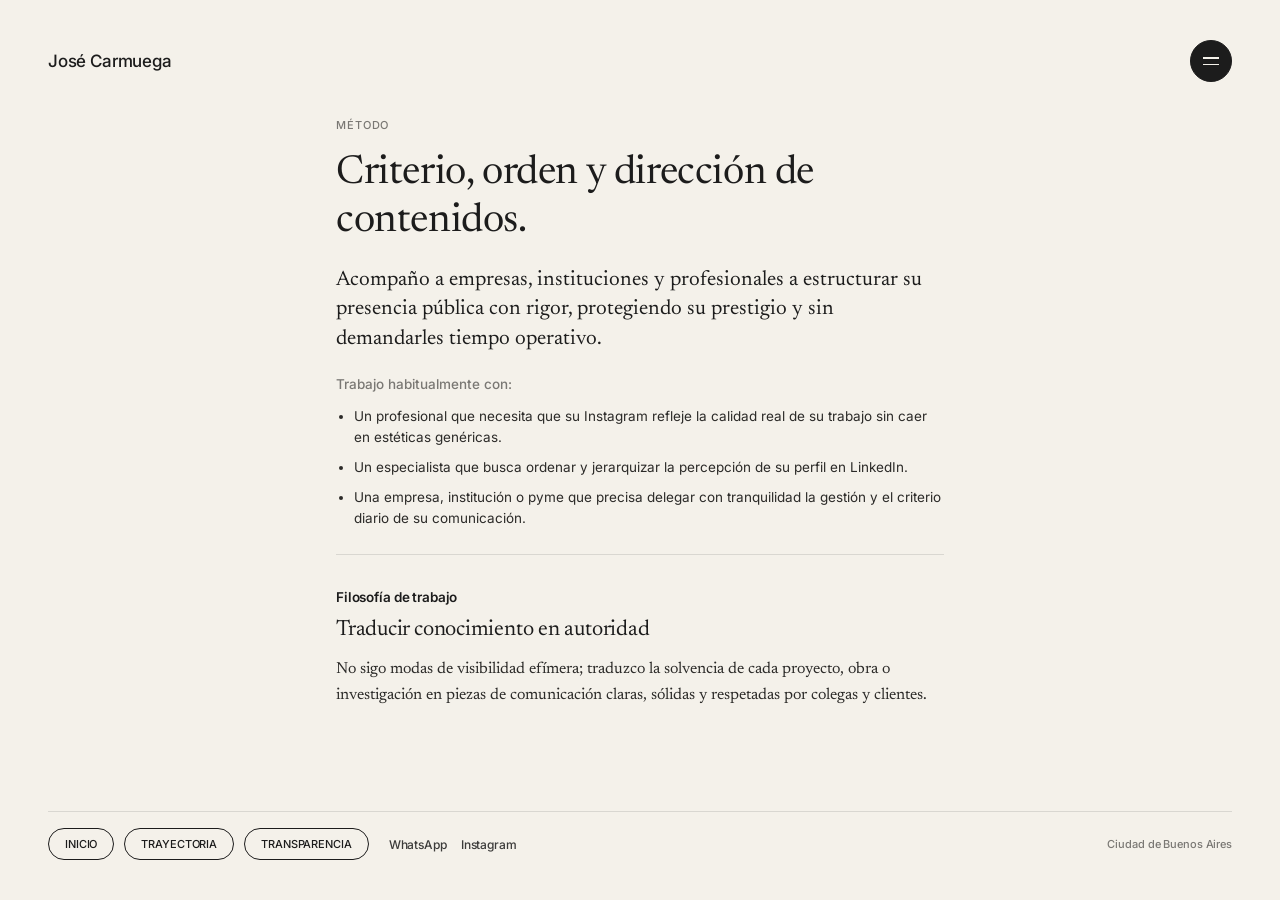
<file: metodo.html>
<!DOCTYPE html>
<html lang="es">
<head>
    <meta charset="UTF-8">
    <meta name="viewport" content="width=device-width, initial-scale=1.0">
    <title>Método - José Carmuega</title>
    <link rel="stylesheet" href="styles.css">
    <link rel="preconnect" href="https://fonts.googleapis.com">
    <link rel="preconnect" href="https://fonts.gstatic.com" crossorigin>
    <link href="https://fonts.googleapis.com/css2?family=Inter:wght@400;500;600&family=Newsreader:ital,opsz,wght@0,6..72,400;0,6..72,500;1,6..72,400&display=swap" rel="stylesheet">
</head>
<body>
<div class="jc-page jc-scrollable">
<header class="jc-header">
<a href="index.html" class="jc-logo">José Carmuega</a>
<input type="checkbox" id="jc-menu-toggle" class="jc-menu-check" aria-label="Abrir menú">
<label for="jc-menu-toggle" class="jc-menu-btn" aria-hidden="true"><span class="jc-line"></span><span class="jc-line"></span></label>
<label for="jc-menu-toggle" class="jc-menu-overlay" aria-hidden="true"></label>
<nav class="jc-menu-panel" aria-label="Menú principal">
<a href="index.html" class="jc-menu-link">Inicio</a>
<a href="trayectoria.html" class="jc-menu-link">Trayectoria</a>
<a href="metodo.html" class="jc-menu-link">Método</a>
<a href="transparencia.html" class="jc-menu-link">Transparencia</a>
<a href="https://wa.me/5491158534321" target="_blank" rel="noopener" class="jc-menu-link">WhatsApp</a>
<a href="https://instagram.com/jose.carmuega" target="_blank" rel="noopener" class="jc-menu-link">Instagram</a>
</nav>
</header>
<div style="width: 100%; display: flex; justify-content: center; flex-grow: 1;">
<main style="width: 100%; max-width: 640px; margin: 36px 0 60px 0; padding: 0 16px; box-sizing: border-box;">
<div style="font-family: 'Inter', sans-serif; font-size: 11px; font-weight: 500; text-transform: uppercase; letter-spacing: 0.08em; color: #7A7874; margin-bottom: 18px;">
Método
</div>
<h1 style="font-family: 'Newsreader', Georgia, serif; font-size: clamp(28px, 3.4vw, 40px); line-height: 1.2; font-weight: 400; letter-spacing: -0.01em; color: #1C1C1C; margin: 0 0 20px 0;">
Criterio, orden y dirección de contenidos.
</h1>
<p style="font-family: 'Newsreader', Georgia, serif; font-size: clamp(18px, 2vw, 21px); line-height: 1.4; color: #1C1C1C; margin: 0 0 20px 0;">
Acompaño a empresas, instituciones y profesionales a estructurar su presencia pública con rigor, protegiendo su prestigio y sin demandarles tiempo operativo.
</p>
<div style="font-family: 'Inter', sans-serif; font-size: 13.5px; line-height: 1.6; color: #2B2A28; margin: 0 0 32px 0; padding-bottom: 24px; border-bottom: 1px solid rgba(28, 28, 28, 0.12);">
<p style="margin: 0 0 10px 0; color: #7A7874; font-weight: 500;">Trabajo habitualmente con:</p>
<ul style="margin: 0; padding-left: 18px; display: flex; flex-direction: column; gap: 8px;">
<li>Un profesional que necesita que su Instagram refleje la calidad real de su trabajo sin caer en estéticas genéricas.</li>
<li>Un especialista que busca ordenar y jerarquizar la percepción de su perfil en LinkedIn.</li>
<li>Una empresa, institución o pyme que precisa delegar con tranquilidad la gestión y el criterio diario de su comunicación.</li>
</ul>
</div>
<div style="font-family: 'Newsreader', Georgia, serif; font-size: 16px; line-height: 1.6; color: #2B2A28;">
<div style="margin-bottom: 28px;">
<h2 style="font-family: 'Inter', sans-serif; font-size: 13.5px; font-weight: 600; color: #1C1C1C; letter-spacing: -0.01em; margin: 0 0 8px 0;">Filosofía de trabajo</h2>
<p style="font-family: 'Newsreader', Georgia, serif; font-size: 22px; font-weight: 400; color: #1C1C1C; letter-spacing: -0.01em; margin: 0 0 12px 0; line-height: 1.3;">Traducir conocimiento en autoridad</p>
<p style="margin: 0;">No sigo modas de visibilidad efímera; traduzco la solvencia de cada proyecto, obra o investigación en piezas de comunicación claras, sólidas y respetadas por colegas y clientes.</p>
</div>
</div>
</main>
</div>
<footer class="jc-footer">
<div class="jc-footer-left">
<div class="jc-actions">
<a href="index.html" class="jc-button">Inicio</a>
<a href="trayectoria.html" class="jc-button">Trayectoria</a>
<a href="transparencia.html" class="jc-button">Transparencia</a>
</div>
<nav class="jc-social" aria-label="Contacto">
<a href="https://wa.me/5491158534321" target="_blank" rel="noopener" class="jc-social-link">WhatsApp</a>
<a href="https://instagram.com/carmuegajose" target="_blank" rel="noopener" class="jc-social-link">Instagram</a>
</nav>
</div>
<div class="jc-caption">Ciudad de Buenos Aires</div>
</footer>
</div>
</body>
</html>
</file>
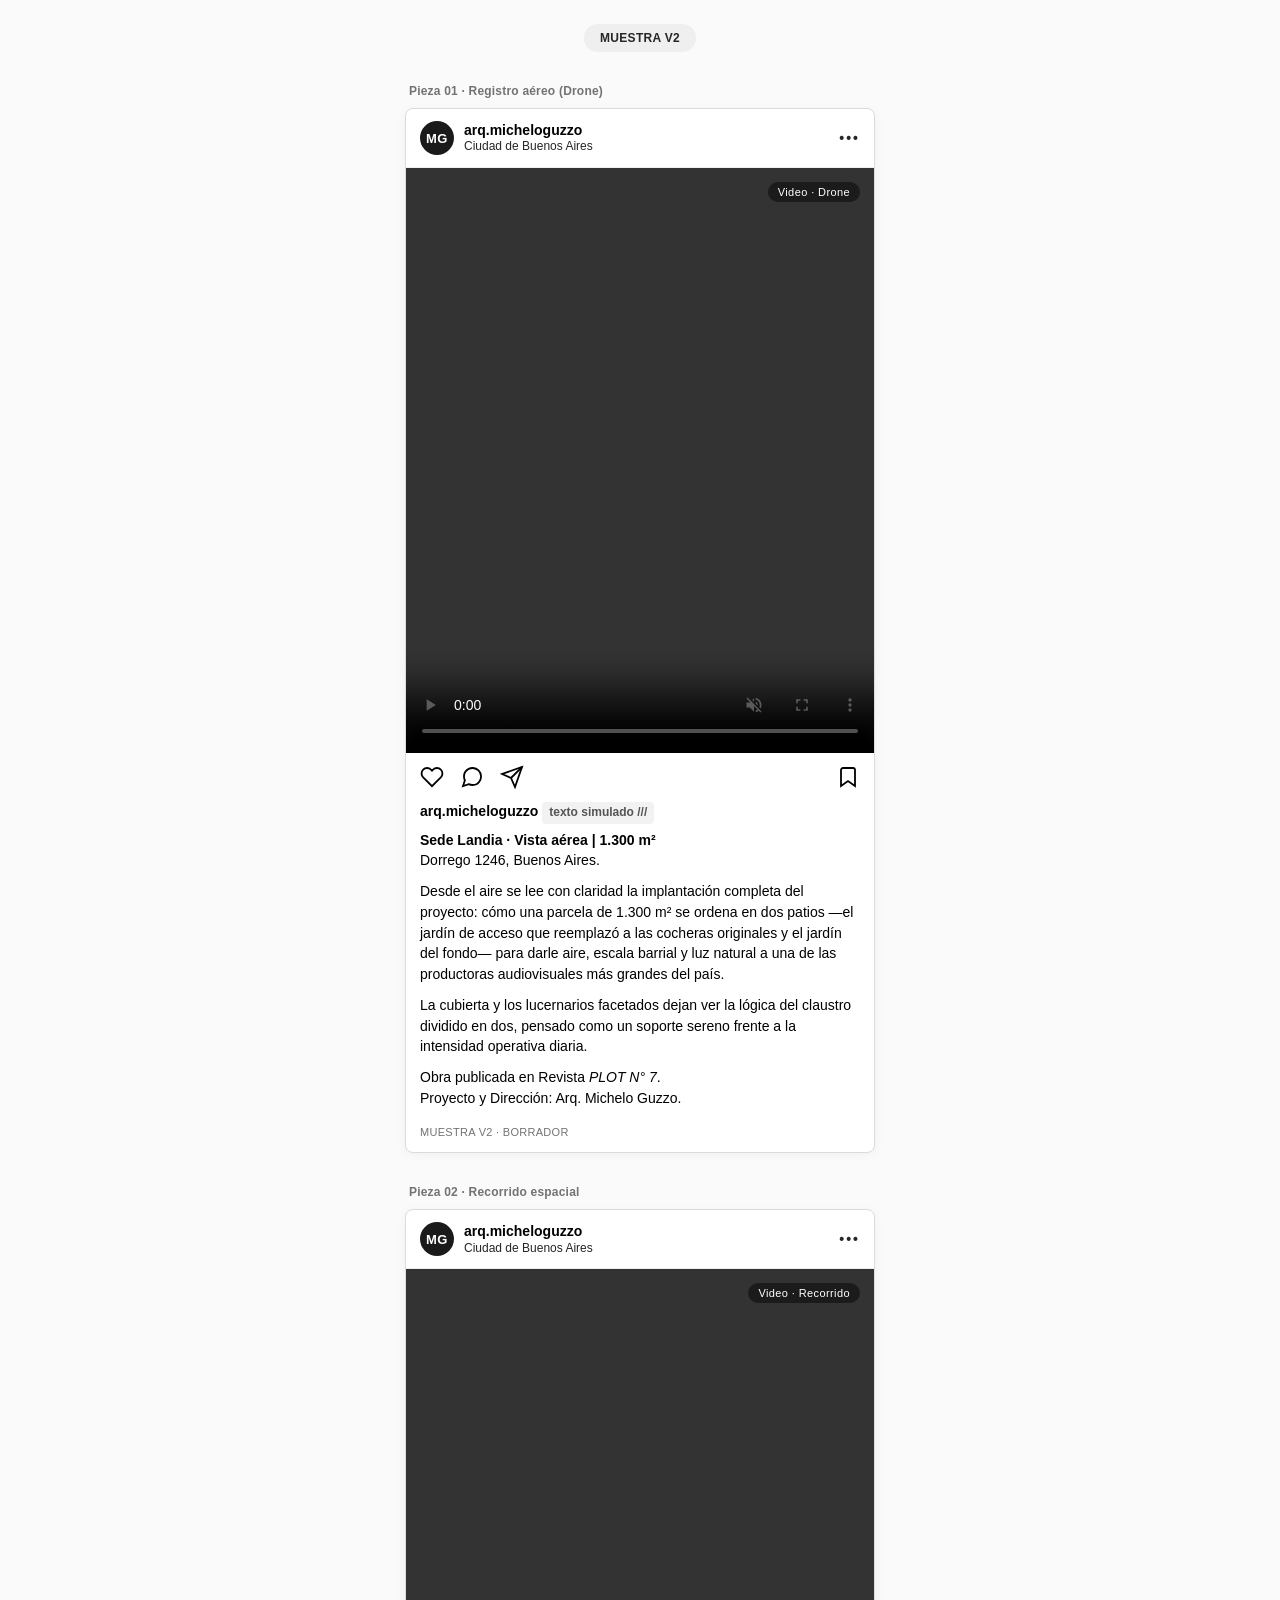
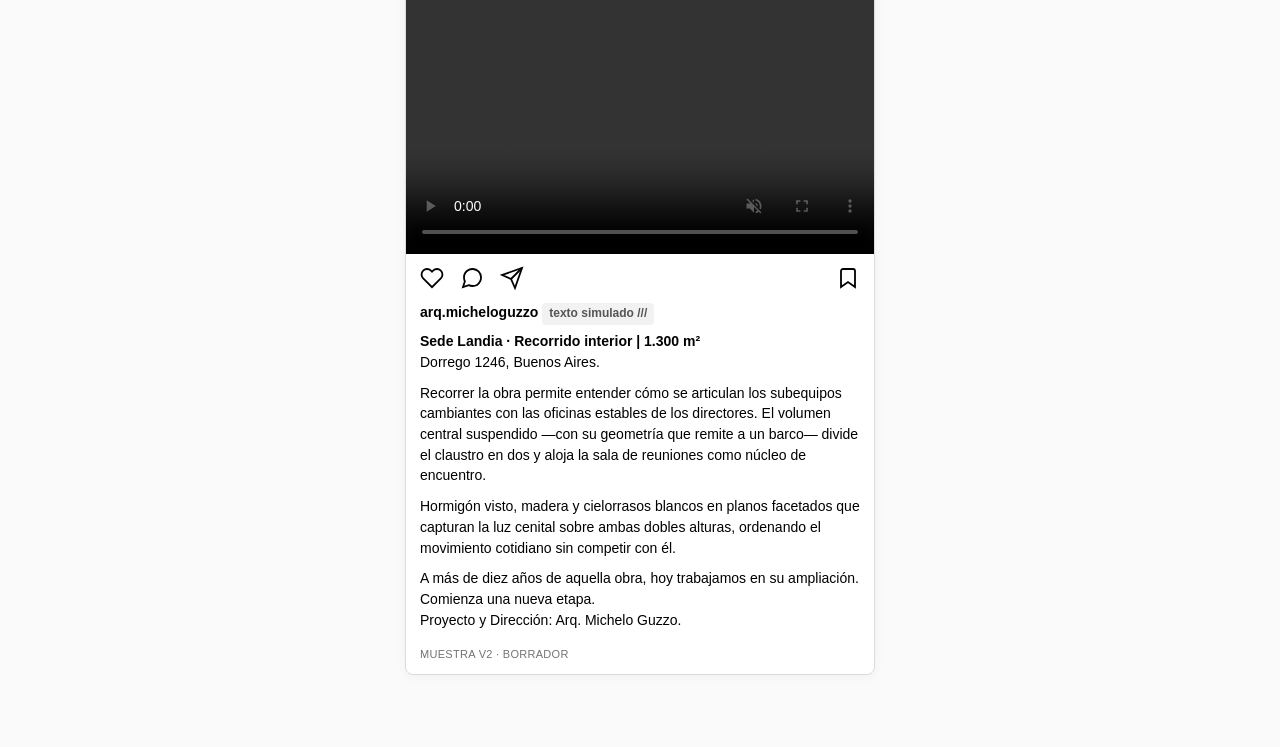
<file: michelo.html>
<!DOCTYPE html>
<html lang="es">
<head>
  <meta charset="UTF-8" />
  <meta name="viewport" content="width=device-width, initial-scale=1.0" />
  <title>Muestra v2 · Arq. Michelo Guzzo</title>
  <style>
    * {
      box-sizing: border-box;
      margin: 0;
      padding: 0;
    }
    body {
      background-color: #fafafa;
      font-family: -apple-system, BlinkMacSystemFont, "Segoe UI", Roboto, Helvetica, Arial, sans-serif;
      color: #000;
      display: flex;
      flex-direction: column;
      align-items: center;
      padding: 24px 12px 72px;
      gap: 32px;
    }
    .preview-badge {
      font-size: 12px;
      font-weight: 600;
      color: #262626;
      background: #efefef;
      padding: 7px 16px;
      border-radius: 20px;
      letter-spacing: 0.3px;
      text-transform: uppercase;
    }
    .mockup-block {
      width: 100%;
      max-width: 470px;
      display: flex;
      flex-direction: column;
      gap: 10px;
    }
    .mockup-label {
      font-size: 12px;
      font-weight: 600;
      color: #737373;
      padding-left: 4px;
      letter-spacing: 0.2px;
    }
    .ig-card {
      background: #fff;
      border: 1px solid #dbdbdb;
      border-radius: 8px;
      width: 100%;
      overflow: hidden;
      box-shadow: 0 2px 12px rgba(0, 0, 0, 0.04);
    }
    .ig-header {
      display: flex;
      align-items: center;
      justify-content: space-between;
      padding: 12px 14px;
      border-bottom: 1px solid #efefef;
    }
    .ig-user {
      display: flex;
      align-items: center;
      gap: 10px;
    }
    .ig-avatar {
      width: 34px;
      height: 34px;
      border-radius: 50%;
      background: #1a1a1a;
      color: #fff;
      font-size: 13px;
      font-weight: 600;
      display: flex;
      align-items: center;
      justify-content: center;
      letter-spacing: 0.5px;
    }
    .ig-user-info {
      display: flex;
      flex-direction: column;
      line-height: 1.25;
    }
    .ig-username {
      font-size: 14px;
      font-weight: 600;
      color: #000;
    }
    .ig-location {
      font-size: 12px;
      color: #262626;
    }
    .ig-more {
      font-weight: bold;
      letter-spacing: 2px;
      color: #262626;
      font-size: 14px;
    }
    .media-wrapper {
      position: relative;
      width: 100%;
      aspect-ratio: 4 / 5;
      background: #111;
      overflow: hidden;
    }
    .media-wrapper video {
      width: 100%;
      height: 100%;
      object-fit: cover;
      display: block;
    }
    .video-badge {
      position: absolute;
      top: 14px;
      right: 14px;
      background: rgba(18, 18, 18, 0.72);
      color: #fff;
      font-size: 11px;
      font-weight: 500;
      padding: 4px 10px;
      border-radius: 14px;
      letter-spacing: 0.4px;
      pointer-events: none;
    }
    .ig-actions {
      display: flex;
      align-items: center;
      justify-content: space-between;
      padding: 12px 14px 8px;
    }
    .ig-icons-left {
      display: flex;
      gap: 16px;
    }
    .ig-icon {
      width: 24px;
      height: 24px;
      stroke: #000;
      fill: none;
      stroke-width: 1.8;
    }
    .ig-caption {
      padding: 4px 14px 18px;
      font-size: 14px;
      line-height: 1.48;
      color: #000;
    }
    .ig-caption p {
      margin-bottom: 10px;
    }
    .ig-caption p:last-child {
      margin-bottom: 0;
    }
    .ig-caption .author-handle {
      font-weight: 600;
      margin-right: 4px;
    }
    .sim-tag {
      display: inline-block;
      background: #f2f2f2;
      color: #555;
      font-size: 12px;
      font-weight: 600;
      padding: 2px 7px;
      border-radius: 4px;
      margin-bottom: 6px;
    }
    .ig-time {
      padding: 0 14px 14px;
      font-size: 11px;
      color: #737373;
      text-transform: uppercase;
      letter-spacing: 0.3px;
    }
  </style>
</head>
<body>

  <div class="preview-badge">Muestra v2</div>

  <!-- MOCKUP 1: VISTA DE DRONE -->
  <section class="mockup-block">
    <div class="mockup-label">Pieza 01 · Registro aéreo (Drone)</div>
    <article class="ig-card">
      <header class="ig-header">
        <div class="ig-user">
          <div class="ig-avatar">MG</div>
          <div class="ig-user-info">
            <span class="ig-username">arq.micheloguzzo</span>
            <span class="ig-location">Ciudad de Buenos Aires</span>
          </div>
        </div>
        <div class="ig-more">•••</div>
      </header>

      <div class="media-wrapper">
        <video src="drone2.mp4" controls playsinline muted loop preload="metadata"></video>
        <div class="video-badge">Video · Drone</div>
      </div>

      <div class="ig-actions">
        <div class="ig-icons-left">
          <svg class="ig-icon" viewBox="0 0 24 24"><path d="M20.84 4.61a5.5 5.5 0 0 0-7.78 0L12 5.67l-1.06-1.06a5.5 5.5 0 0 0-7.78 7.78l1.06 1.06L12 21.23l7.78-7.78 1.06-1.06a5.5 5.5 0 0 0 0-7.78z"/></svg>
          <svg class="ig-icon" viewBox="0 0 24 24"><path d="M21 11.5a8.38 8.38 0 0 1-.9 3.8 8.5 8.5 0 0 1-7.6 4.7 8.38 8.38 0 0 1-3.8-.9L3 21l1.9-5.7a8.38 8.38 0 0 1-.9-3.8 8.5 8.5 0 0 1 4.7-7.6 8.38 8.38 0 0 1 3.8-.9h.5a8.48 8.48 0 0 1 8 8v.5z"/></svg>
          <svg class="ig-icon" viewBox="0 0 24 24"><line x1="22" y1="2" x2="11" y2="13"/><polygon points="22 2 15 22 11 13 2 9 22 2"/></svg>
        </div>
        <svg class="ig-icon" viewBox="0 0 24 24"><path d="M19 21l-7-5-7 5V5a2 2 0 0 1 2-2h10a2 2 0 0 1 2 2z"/></svg>
      </div>

      <div class="ig-caption">
        <p><span class="author-handle">arq.micheloguzzo</span><span class="sim-tag">texto simulado ///</span><br><strong>Sede Landia · Vista aérea | 1.300 m²</strong><br>Dorrego 1246, Buenos Aires.</p>
        <p>Desde el aire se lee con claridad la implantación completa del proyecto: cómo una parcela de 1.300 m² se ordena en dos patios —el jardín de acceso que reemplazó a las cocheras originales y el jardín del fondo— para darle aire, escala barrial y luz natural a una de las productoras audiovisuales más grandes del país.</p>
        <p>La cubierta y los lucernarios facetados dejan ver la lógica del claustro dividido en dos, pensado como un soporte sereno frente a la intensidad operativa diaria.</p>
        <p>Obra publicada en Revista <em>PLOT N° 7</em>.<br>Proyecto y Dirección: Arq. Michelo Guzzo.</p>
      </div>

      <div class="ig-time">Muestra v2 · Borrador</div>
    </article>
  </section>

  <!-- MOCKUP 2: RECORRIDO DE OBRA -->
  <section class="mockup-block">
    <div class="mockup-label">Pieza 02 · Recorrido espacial</div>
    <article class="ig-card">
      <header class="ig-header">
        <div class="ig-user">
          <div class="ig-avatar">MG</div>
          <div class="ig-user-info">
            <span class="ig-username">arq.micheloguzzo</span>
            <span class="ig-location">Ciudad de Buenos Aires</span>
          </div>
        </div>
        <div class="ig-more">•••</div>
      </header>

      <div class="media-wrapper">
        <video src="recorrido.mp4" controls playsinline muted loop preload="metadata"></video>
        <div class="video-badge">Video · Recorrido</div>
      </div>

      <div class="ig-actions">
        <div class="ig-icons-left">
          <svg class="ig-icon" viewBox="0 0 24 24"><path d="M20.84 4.61a5.5 5.5 0 0 0-7.78 0L12 5.67l-1.06-1.06a5.5 5.5 0 0 0-7.78 7.78l1.06 1.06L12 21.23l7.78-7.78 1.06-1.06a5.5 5.5 0 0 0 0-7.78z"/></svg>
          <svg class="ig-icon" viewBox="0 0 24 24"><path d="M21 11.5a8.38 8.38 0 0 1-.9 3.8 8.5 8.5 0 0 1-7.6 4.7 8.38 8.38 0 0 1-3.8-.9L3 21l1.9-5.7a8.38 8.38 0 0 1-.9-3.8 8.5 8.5 0 0 1 4.7-7.6 8.38 8.38 0 0 1 3.8-.9h.5a8.48 8.48 0 0 1 8 8v.5z"/></svg>
          <svg class="ig-icon" viewBox="0 0 24 24"><line x1="22" y1="2" x2="11" y2="13"/><polygon points="22 2 15 22 11 13 2 9 22 2"/></svg>
        </div>
        <svg class="ig-icon" viewBox="0 0 24 24"><path d="M19 21l-7-5-7 5V5a2 2 0 0 1 2-2h10a2 2 0 0 1 2 2z"/></svg>
      </div>

      <div class="ig-caption">
        <p><span class="author-handle">arq.micheloguzzo</span><span class="sim-tag">texto simulado ///</span><br><strong>Sede Landia · Recorrido interior | 1.300 m²</strong><br>Dorrego 1246, Buenos Aires.</p>
        <p>Recorrer la obra permite entender cómo se articulan los subequipos cambiantes con las oficinas estables de los directores. El volumen central suspendido —con su geometría que remite a un barco— divide el claustro en dos y aloja la sala de reuniones como núcleo de encuentro.</p>
        <p>Hormigón visto, madera y cielorrasos blancos en planos facetados que capturan la luz cenital sobre ambas dobles alturas, ordenando el movimiento cotidiano sin competir con él.</p>
        <p>A más de diez años de aquella obra, hoy trabajamos en su ampliación. Comienza una nueva etapa.<br>Proyecto y Dirección: Arq. Michelo Guzzo.</p>
      </div>

      <div class="ig-time">Muestra v2 · Borrador</div>
    </article>
  </section>

</body>
</html>
</file>
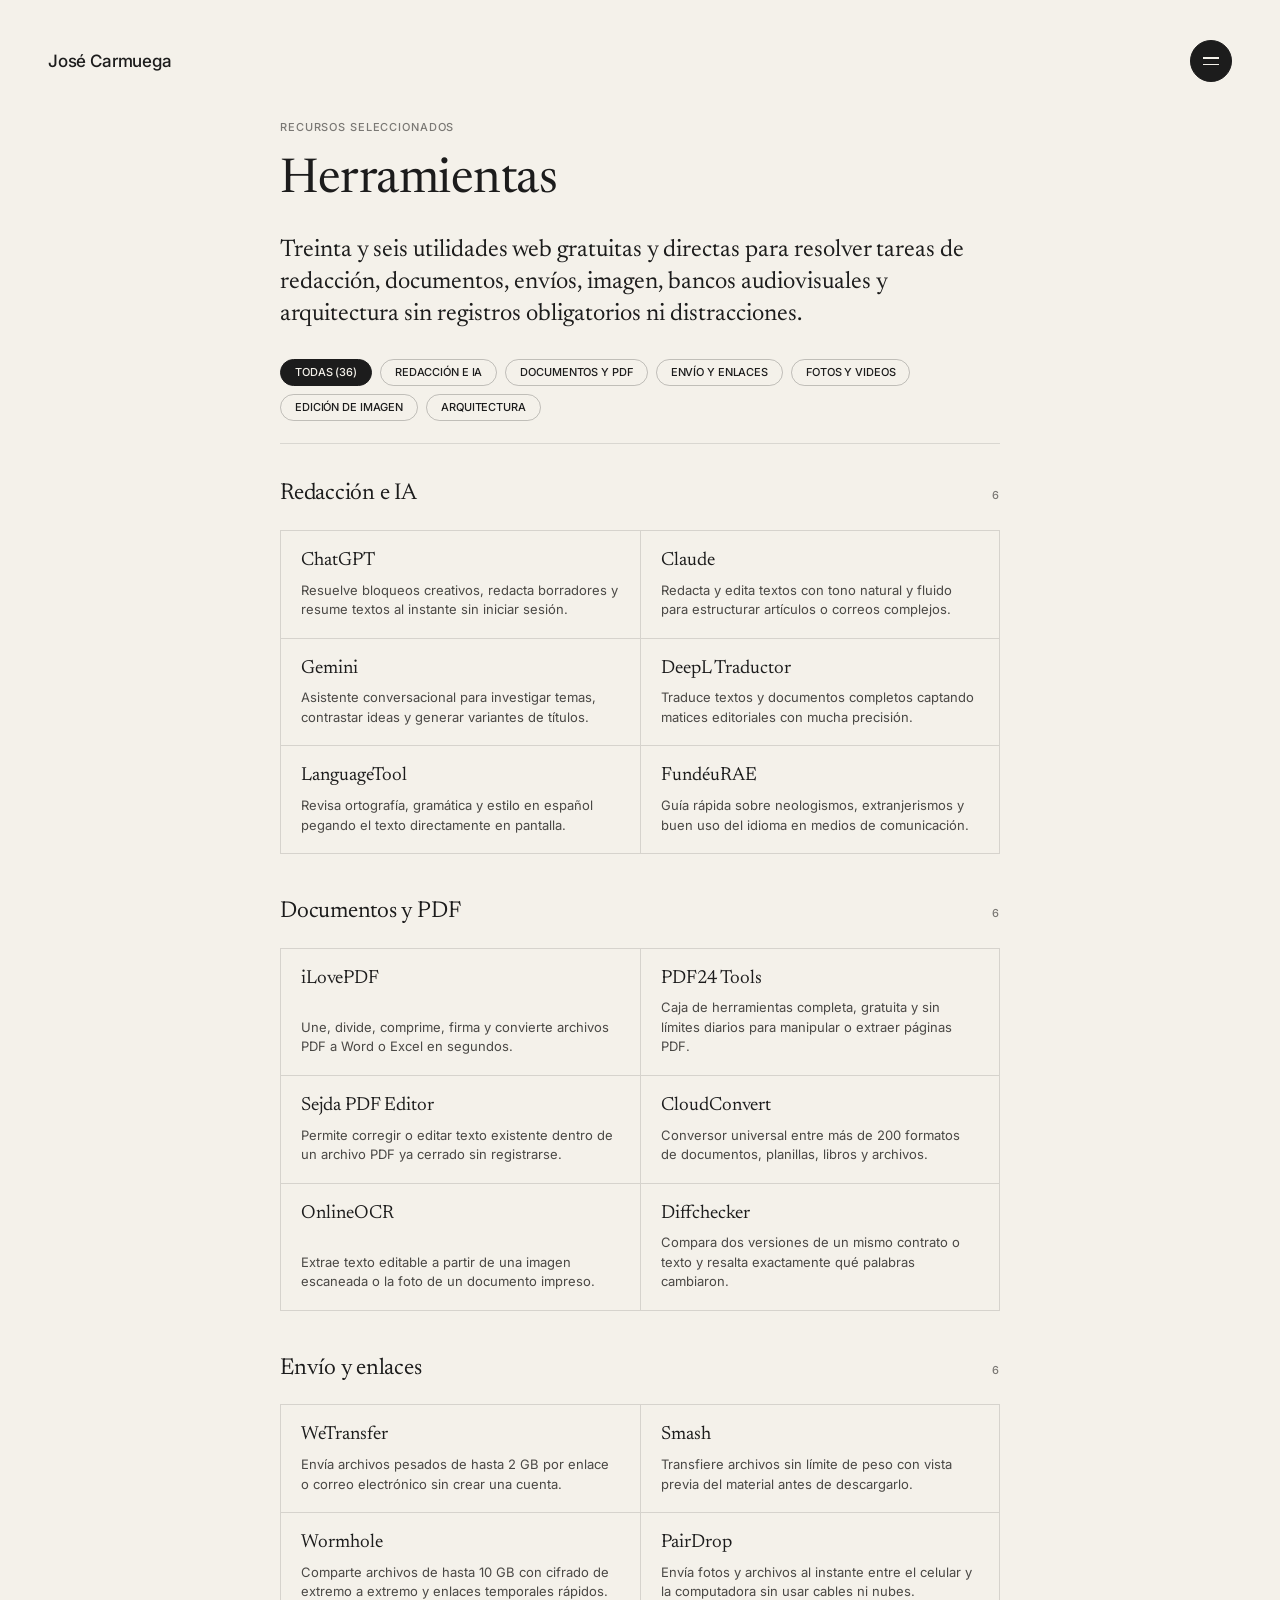
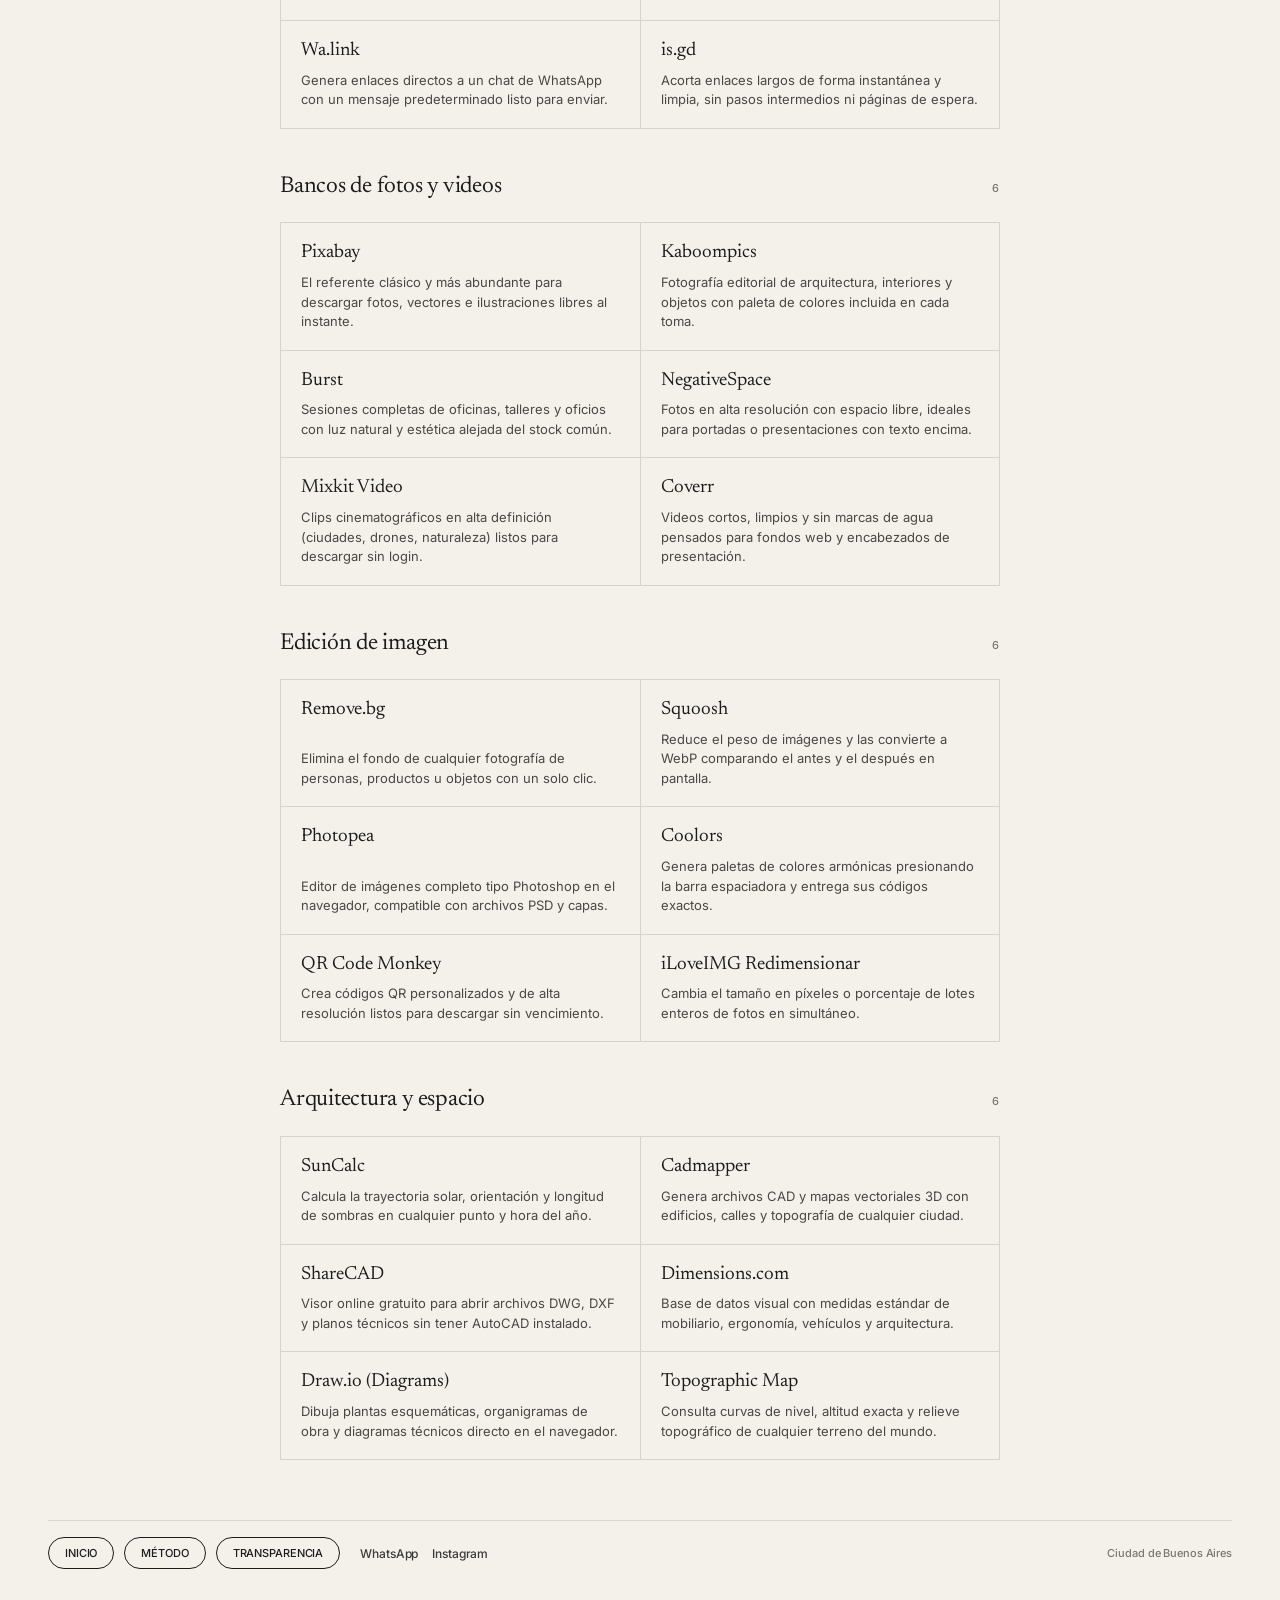
<file: tools.html>
<!DOCTYPE html>
<html lang="es">
<head>
    <meta charset="UTF-8">
    <meta name="viewport" content="width=device-width, initial-scale=1.0">
    <title>Herramientas - José Carmuega</title>
    <link rel="stylesheet" href="styles.css">
    <link rel="preconnect" href="https://fonts.googleapis.com">
    <link rel="preconnect" href="https://fonts.gstatic.com" crossorigin>
    <link href="https://fonts.googleapis.com/css2?family=Inter:wght@400;500;600&family=Newsreader:ital,opsz,wght@0,6..72,400;0,6..72,500;1,6..72,400&display=swap" rel="stylesheet">
</head>
<body>
<div class="jc-page jc-scrollable">
  
  <header class="jc-header">
    <a href="index.html" class="jc-logo">José Carmuega</a>
    <input type="checkbox" id="jc-menu-toggle" class="jc-menu-check" aria-label="Abrir menú">
    <label for="jc-menu-toggle" class="jc-menu-btn" aria-hidden="true"><span class="jc-line"></span><span class="jc-line"></span></label>
    <label for="jc-menu-toggle" class="jc-menu-overlay" aria-hidden="true"></label>
    <nav class="jc-menu-panel" aria-label="Menú principal">
      <a href="index.html" class="jc-menu-link">Inicio</a>
      <a href="trayectoria.html" class="jc-menu-link">Trayectoria</a>
      <a href="metodo.html" class="jc-menu-link">Método</a>
      <a href="tools.html" class="jc-menu-link">Herramientas</a>
      <a href="transparencia.html" class="jc-menu-link">Transparencia</a>
      <a href="https://wa.me/5491158534321" target="_blank" rel="noopener" class="jc-menu-link">WhatsApp</a>
      <a href="https://instagram.com/carmuegajose" target="_blank" rel="noopener" class="jc-menu-link">Instagram</a>
    </nav>
  </header>

  <main class="jc-reader-column">
    
    <div class="jc-doc-kicker">Recursos seleccionados</div>

    <h1 class="jc-doc-h1">Herramientas</h1>

    <p class="jc-doc-standfirst">
      Treinta y seis utilidades web gratuitas y directas para resolver tareas de redacción, documentos, envíos, imagen, bancos audiovisuales y arquitectura sin registros obligatorios ni distracciones.
    </p>

    <nav class="jc-tools-filters" aria-label="Filtrar herramientas por categoría">
      <button type="button" class="jc-filter-pill is-active" data-filter="all">Todas (36)</button>
      <button type="button" class="jc-filter-pill" data-filter="redaccion">Redacción e IA</button>
      <button type="button" class="jc-filter-pill" data-filter="pdf">Documentos y PDF</button>
      <button type="button" class="jc-filter-pill" data-filter="envio">Envío y enlaces</button>
      <button type="button" class="jc-filter-pill" data-filter="bancos">Fotos y videos</button>
      <button type="button" class="jc-filter-pill" data-filter="imagen">Edición de imagen</button>
      <button type="button" class="jc-filter-pill" data-filter="arquitectura">Arquitectura</button>
    </nav>

    <!-- 1. Redacción e IA (6) -->
    <section class="jc-cat-section" data-category="redaccion">
      <div class="jc-cat-header">
        <h2 class="jc-cat-title">Redacción e IA</h2>
        <span class="jc-cat-count">6</span>
      </div>
      <div class="jc-tools-grid">
        <a href="https://chatgpt.com" target="_blank" rel="noopener" class="jc-tool-card">
          <div class="jc-tool-top"><span class="jc-tool-name">ChatGPT</span></div>
          <p class="jc-tool-desc">Resuelve bloqueos creativos, redacta borradores y resume textos al instante sin iniciar sesión.</p>
        </a>
        <a href="https://claude.ai" target="_blank" rel="noopener" class="jc-tool-card">
          <div class="jc-tool-top"><span class="jc-tool-name">Claude</span></div>
          <p class="jc-tool-desc">Redacta y edita textos con tono natural y fluido para estructurar artículos o correos complejos.</p>
        </a>
        <a href="https://gemini.google.com" target="_blank" rel="noopener" class="jc-tool-card">
          <div class="jc-tool-top"><span class="jc-tool-name">Gemini</span></div>
          <p class="jc-tool-desc">Asistente conversacional para investigar temas, contrastar ideas y generar variantes de títulos.</p>
        </a>
        <a href="https://www.deepl.com/es/translator" target="_blank" rel="noopener" class="jc-tool-card">
          <div class="jc-tool-top"><span class="jc-tool-name">DeepL Traductor</span></div>
          <p class="jc-tool-desc">Traduce textos y documentos completos captando matices editoriales con mucha precisión.</p>
        </a>
        <a href="https://languagetool.org/es" target="_blank" rel="noopener" class="jc-tool-card">
          <div class="jc-tool-top"><span class="jc-tool-name">LanguageTool</span></div>
          <p class="jc-tool-desc">Revisa ortografía, gramática y estilo en español pegando el texto directamente en pantalla.</p>
        </a>
        <a href="https://www.fundeu.es" target="_blank" rel="noopener" class="jc-tool-card">
          <div class="jc-tool-top"><span class="jc-tool-name">FundéuRAE</span></div>
          <p class="jc-tool-desc">Guía rápida sobre neologismos, extranjerismos y buen uso del idioma en medios de comunicación.</p>
        </a>
      </div>
    </section>

    <!-- 2. Documentos y PDF (6) -->
    <section class="jc-cat-section" data-category="pdf">
      <div class="jc-cat-header">
        <h2 class="jc-cat-title">Documentos y PDF</h2>
        <span class="jc-cat-count">6</span>
      </div>
      <div class="jc-tools-grid">
        <a href="https://www.ilovepdf.com/es" target="_blank" rel="noopener" class="jc-tool-card">
          <div class="jc-tool-top"><span class="jc-tool-name">iLovePDF</span></div>
          <p class="jc-tool-desc">Une, divide, comprime, firma y convierte archivos PDF a Word o Excel en segundos.</p>
        </a>
        <a href="https://tools.pdf24.org/es" target="_blank" rel="noopener" class="jc-tool-card">
          <div class="jc-tool-top"><span class="jc-tool-name">PDF24 Tools</span></div>
          <p class="jc-tool-desc">Caja de herramientas completa, gratuita y sin límites diarios para manipular o extraer páginas PDF.</p>
        </a>
        <a href="https://www.sejda.com/es/pdf-editor" target="_blank" rel="noopener" class="jc-tool-card">
          <div class="jc-tool-top"><span class="jc-tool-name">Sejda PDF Editor</span></div>
          <p class="jc-tool-desc">Permite corregir o editar texto existente dentro de un archivo PDF ya cerrado sin registrarse.</p>
        </a>
        <a href="https://cloudconvert.com" target="_blank" rel="noopener" class="jc-tool-card">
          <div class="jc-tool-top"><span class="jc-tool-name">CloudConvert</span></div>
          <p class="jc-tool-desc">Conversor universal entre más de 200 formatos de documentos, planillas, libros y archivos.</p>
        </a>
        <a href="https://www.onlineocr.net" target="_blank" rel="noopener" class="jc-tool-card">
          <div class="jc-tool-top"><span class="jc-tool-name">OnlineOCR</span></div>
          <p class="jc-tool-desc">Extrae texto editable a partir de una imagen escaneada o la foto de un documento impreso.</p>
        </a>
        <a href="https://www.diffchecker.com" target="_blank" rel="noopener" class="jc-tool-card">
          <div class="jc-tool-top"><span class="jc-tool-name">Diffchecker</span></div>
          <p class="jc-tool-desc">Compara dos versiones de un mismo contrato o texto y resalta exactamente qué palabras cambiaron.</p>
        </a>
      </div>
    </section>

    <!-- 3. Envío y enlaces (6) -->
    <section class="jc-cat-section" data-category="envio">
      <div class="jc-cat-header">
        <h2 class="jc-cat-title">Envío y enlaces</h2>
        <span class="jc-cat-count">6</span>
      </div>
      <div class="jc-tools-grid">
        <a href="https://wetransfer.com" target="_blank" rel="noopener" class="jc-tool-card">
          <div class="jc-tool-top"><span class="jc-tool-name">WeTransfer</span></div>
          <p class="jc-tool-desc">Envía archivos pesados de hasta 2 GB por enlace o correo electrónico sin crear una cuenta.</p>
        </a>
        <a href="https://fromsmash.com" target="_blank" rel="noopener" class="jc-tool-card">
          <div class="jc-tool-top"><span class="jc-tool-name">Smash</span></div>
          <p class="jc-tool-desc">Transfiere archivos sin límite de peso con vista previa del material antes de descargarlo.</p>
        </a>
        <a href="https://wormhole.app" target="_blank" rel="noopener" class="jc-tool-card">
          <div class="jc-tool-top"><span class="jc-tool-name">Wormhole</span></div>
          <p class="jc-tool-desc">Comparte archivos de hasta 10 GB con cifrado de extremo a extremo y enlaces temporales rápidos.</p>
        </a>
        <a href="https://pairdrop.net" target="_blank" rel="noopener" class="jc-tool-card">
          <div class="jc-tool-top"><span class="jc-tool-name">PairDrop</span></div>
          <p class="jc-tool-desc">Envía fotos y archivos al instante entre el celular y la computadora sin usar cables ni nubes.</p>
        </a>
        <a href="https://crear.wa.link" target="_blank" rel="noopener" class="jc-tool-card">
          <div class="jc-tool-top"><span class="jc-tool-name">Wa.link</span></div>
          <p class="jc-tool-desc">Genera enlaces directos a un chat de WhatsApp con un mensaje predeterminado listo para enviar.</p>
        </a>
        <a href="https://is.gd" target="_blank" rel="noopener" class="jc-tool-card">
          <div class="jc-tool-top"><span class="jc-tool-name">is.gd</span></div>
          <p class="jc-tool-desc">Acorta enlaces largos de forma instantánea y limpia, sin pasos intermedios ni páginas de espera.</p>
        </a>
      </div>
    </section>

    <!-- 4. Bancos de fotos y videos (6) -->
    <section class="jc-cat-section" data-category="bancos">
      <div class="jc-cat-header">
        <h2 class="jc-cat-title">Bancos de fotos y videos</h2>
        <span class="jc-cat-count">6</span>
      </div>
      <div class="jc-tools-grid">
        <a href="https://pixabay.com/es/" target="_blank" rel="noopener" class="jc-tool-card">
          <div class="jc-tool-top"><span class="jc-tool-name">Pixabay</span></div>
          <p class="jc-tool-desc">El referente clásico y más abundante para descargar fotos, vectores e ilustraciones libres al instante.</p>
        </a>
        <a href="https://kaboompics.com" target="_blank" rel="noopener" class="jc-tool-card">
          <div class="jc-tool-top"><span class="jc-tool-name">Kaboompics</span></div>
          <p class="jc-tool-desc">Fotografía editorial de arquitectura, interiores y objetos con paleta de colores incluida en cada toma.</p>
        </a>
        <a href="https://www.shopify.com/stock-photos" target="_blank" rel="noopener" class="jc-tool-card">
          <div class="jc-tool-top"><span class="jc-tool-name">Burst</span></div>
          <p class="jc-tool-desc">Sesiones completas de oficinas, talleres y oficios con luz natural y estética alejada del stock común.</p>
        </a>
        <a href="https://negativespace.co" target="_blank" rel="noopener" class="jc-tool-card">
          <div class="jc-tool-top"><span class="jc-tool-name">NegativeSpace</span></div>
          <p class="jc-tool-desc">Fotos en alta resolución con espacio libre, ideales para portadas o presentaciones con texto encima.</p>
        </a>
        <a href="https://mixkit.co/free-stock-video/" target="_blank" rel="noopener" class="jc-tool-card">
          <div class="jc-tool-top"><span class="jc-tool-name">Mixkit Video</span></div>
          <p class="jc-tool-desc">Clips cinematográficos en alta definición (ciudades, drones, naturaleza) listos para descargar sin login.</p>
        </a>
        <a href="https://coverr.co" target="_blank" rel="noopener" class="jc-tool-card">
          <div class="jc-tool-top"><span class="jc-tool-name">Coverr</span></div>
          <p class="jc-tool-desc">Videos cortos, limpios y sin marcas de agua pensados para fondos web y encabezados de presentación.</p>
        </a>
      </div>
    </section>

    <!-- 5. Edición de imagen (6) -->
    <section class="jc-cat-section" data-category="imagen">
      <div class="jc-cat-header">
        <h2 class="jc-cat-title">Edición de imagen</h2>
        <span class="jc-cat-count">6</span>
      </div>
      <div class="jc-tools-grid">
        <a href="https://www.remove.bg/es" target="_blank" rel="noopener" class="jc-tool-card">
          <div class="jc-tool-top"><span class="jc-tool-name">Remove.bg</span></div>
          <p class="jc-tool-desc">Elimina el fondo de cualquier fotografía de personas, productos u objetos con un solo clic.</p>
        </a>
        <a href="https://squoosh.app" target="_blank" rel="noopener" class="jc-tool-card">
          <div class="jc-tool-top"><span class="jc-tool-name">Squoosh</span></div>
          <p class="jc-tool-desc">Reduce el peso de imágenes y las convierte a WebP comparando el antes y el después en pantalla.</p>
        </a>
        <a href="https://www.photopea.com" target="_blank" rel="noopener" class="jc-tool-card">
          <div class="jc-tool-top"><span class="jc-tool-name">Photopea</span></div>
          <p class="jc-tool-desc">Editor de imágenes completo tipo Photoshop en el navegador, compatible con archivos PSD y capas.</p>
        </a>
        <a href="https://coolors.co/generate" target="_blank" rel="noopener" class="jc-tool-card">
          <div class="jc-tool-top"><span class="jc-tool-name">Coolors</span></div>
          <p class="jc-tool-desc">Genera paletas de colores armónicas presionando la barra espaciadora y entrega sus códigos exactos.</p>
        </a>
        <a href="https://www.qrcode-monkey.com/es" target="_blank" rel="noopener" class="jc-tool-card">
          <div class="jc-tool-top"><span class="jc-tool-name">QR Code Monkey</span></div>
          <p class="jc-tool-desc">Crea códigos QR personalizados y de alta resolución listos para descargar sin vencimiento.</p>
        </a>
        <a href="https://www.iloveimg.com/es/redimensionar-imagen" target="_blank" rel="noopener" class="jc-tool-card">
          <div class="jc-tool-top"><span class="jc-tool-name">iLoveIMG Redimensionar</span></div>
          <p class="jc-tool-desc">Cambia el tamaño en píxeles o porcentaje de lotes enteros de fotos en simultáneo.</p>
        </a>
      </div>
    </section>

    <!-- 6. Arquitectura y espacio (6) -->
    <section class="jc-cat-section" data-category="arquitectura">
      <div class="jc-cat-header">
        <h2 class="jc-cat-title">Arquitectura y espacio</h2>
        <span class="jc-cat-count">6</span>
      </div>
      <div class="jc-tools-grid">
        <a href="https://www.suncalc.org" target="_blank" rel="noopener" class="jc-tool-card">
          <div class="jc-tool-top"><span class="jc-tool-name">SunCalc</span></div>
          <p class="jc-tool-desc">Calcula la trayectoria solar, orientación y longitud de sombras en cualquier punto y hora del año.</p>
        </a>
        <a href="https://cadmapper.com" target="_blank" rel="noopener" class="jc-tool-card">
          <div class="jc-tool-top"><span class="jc-tool-name">Cadmapper</span></div>
          <p class="jc-tool-desc">Genera archivos CAD y mapas vectoriales 3D con edificios, calles y topografía de cualquier ciudad.</p>
        </a>
        <a href="https://sharecad.org" target="_blank" rel="noopener" class="jc-tool-card">
          <div class="jc-tool-top"><span class="jc-tool-name">ShareCAD</span></div>
          <p class="jc-tool-desc">Visor online gratuito para abrir archivos DWG, DXF y planos técnicos sin tener AutoCAD instalado.</p>
        </a>
        <a href="https://www.dimensions.com" target="_blank" rel="noopener" class="jc-tool-card">
          <div class="jc-tool-top"><span class="jc-tool-name">Dimensions.com</span></div>
          <p class="jc-tool-desc">Base de datos visual con medidas estándar de mobiliario, ergonomía, vehículos y arquitectura.</p>
        </a>
        <a href="https://app.diagrams.net" target="_blank" rel="noopener" class="jc-tool-card">
          <div class="jc-tool-top"><span class="jc-tool-name">Draw.io (Diagrams)</span></div>
          <p class="jc-tool-desc">Dibuja plantas esquemáticas, organigramas de obra y diagramas técnicos directo en el navegador.</p>
        </a>
        <a href="https://es-ar.topographic-map.com" target="_blank" rel="noopener" class="jc-tool-card">
          <div class="jc-tool-top"><span class="jc-tool-name">Topographic Map</span></div>
          <p class="jc-tool-desc">Consulta curvas de nivel, altitud exacta y relieve topográfico de cualquier terreno del mundo.</p>
        </a>
      </div>
    </section>

  </main>

  <footer class="jc-footer">
    <div class="jc-footer-left">
      <div class="jc-actions">
        <a href="index.html" class="jc-button">Inicio</a>
        <a href="metodo.html" class="jc-button">Método</a>
        <a href="transparencia.html" class="jc-button">Transparencia</a>
      </div>
      <nav class="jc-social" aria-label="Contacto">
        <a href="https://wa.me/5491158534321" target="_blank" rel="noopener" class="jc-social-link">WhatsApp</a>
        <a href="https://instagram.com/carmuegajose" target="_blank" rel="noopener" class="jc-social-link">Instagram</a>
      </nav>
    </div>
    <div class="jc-caption">Ciudad de Buenos Aires</div>
  </footer>

</div>

<script>
  document.addEventListener('DOMContentLoaded', function () {
    const pills = document.querySelectorAll('.jc-filter-pill');
    const sections = document.querySelectorAll('.jc-cat-section');

    pills.forEach(function (pill) {
      pill.addEventListener('click', function () {
        const filter = this.getAttribute('data-filter');

        pills.forEach(function (p) { p.classList.remove('is-active'); });
        this.classList.add('is-active');

        sections.forEach(function (sec) {
          if (filter === 'all' || sec.getAttribute('data-category') === filter) {
            sec.classList.remove('is-hidden');
          } else {
            sec.classList.add('is-hidden');
          }
        });
      });
    });
  });
</script>
</body>
</html>
</file>
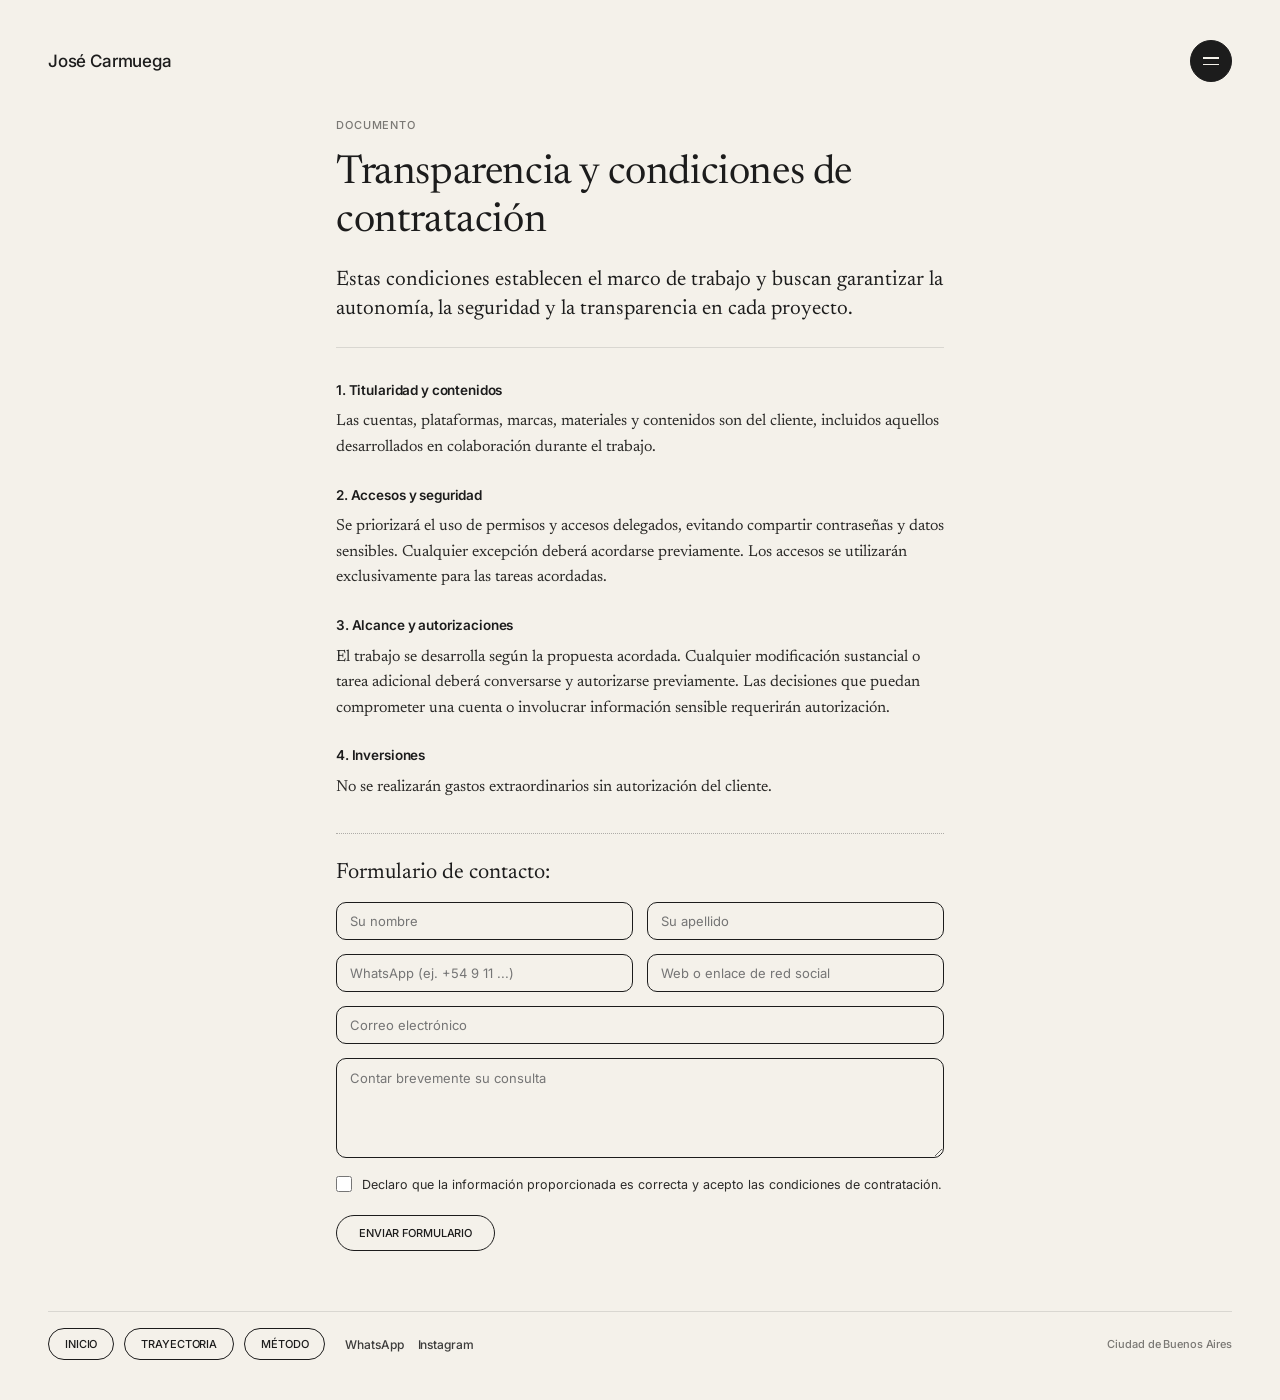
<file: transparencia.html>
<!DOCTYPE html>
<html lang="es">
<head>
    <meta charset="UTF-8">
    <meta name="viewport" content="width=device-width, initial-scale=1.0">
    <title>Transparencia - José Carmuega</title>
    <link rel="stylesheet" href="styles.css">
    <link rel="preconnect" href="https://fonts.googleapis.com">
    <link rel="preconnect" href="https://fonts.gstatic.com" crossorigin>
    <link href="https://fonts.googleapis.com/css2?family=Inter:wght@400;500;600&family=Newsreader:ital,opsz,wght@0,6..72,400;0,6..72,500;1,6..72,400&display=swap" rel="stylesheet">
</head>
<body>
<div class="jc-page jc-scrollable">
<header class="jc-header">
<a href="index.html" class="jc-logo">José Carmuega</a>
<input type="checkbox" id="jc-menu-toggle" class="jc-menu-check" aria-label="Abrir menú">
<label for="jc-menu-toggle" class="jc-menu-btn" aria-hidden="true"><span class="jc-line"></span><span class="jc-line"></span></label>
<label for="jc-menu-toggle" class="jc-menu-overlay" aria-hidden="true"></label>
<nav class="jc-menu-panel" aria-label="Menú principal">
<a href="index.html" class="jc-menu-link">Inicio</a>
<a href="trayectoria.html" class="jc-menu-link">Trayectoria</a>
<a href="metodo.html" class="jc-menu-link">Método</a>
<a href="transparencia.html" class="jc-menu-link">Transparencia</a>
<a href="https://wa.me/5491158534321" target="_blank" rel="noopener" class="jc-menu-link">WhatsApp</a>
<a href="https://instagram.com/carmuegajose" target="_blank" rel="noopener" class="jc-menu-link">Instagram</a>
</nav>
</header>
<div style="width: 100%; display: flex; justify-content: center; flex-grow: 1;">
<main style="width: 100%; max-width: 640px; margin: 36px 0 60px 0; padding: 0 16px; box-sizing: border-box;">
<div style="font-family: 'Inter', sans-serif; font-size: 11px; font-weight: 500; text-transform: uppercase; letter-spacing: 0.08em; color: #7A7874; margin-bottom: 18px;">
Documento
</div>
<h1 style="font-family: 'Newsreader', Georgia, serif; font-size: clamp(28px, 3.4vw, 40px); line-height: 1.2; font-weight: 400; letter-spacing: -0.01em; color: #1C1C1C; margin: 0 0 20px 0;">
Transparencia y condiciones de contratación
</h1>
<p style="font-family: 'Newsreader', Georgia, serif; font-size: clamp(18px, 2vw, 21px); line-height: 1.4; color: #1C1C1C; margin: 0 0 32px 0; padding-bottom: 22px; border-bottom: 1px solid rgba(28, 28, 28, 0.12);">
Estas condiciones establecen el marco de trabajo y buscan garantizar la autonomía, la seguridad y la transparencia en cada proyecto.
</p>
<div style="font-family: 'Newsreader', Georgia, serif; font-size: 16px; line-height: 1.6; color: #2B2A28;">
<div style="margin-bottom: 24px;">
<h2 style="font-family: 'Inter', sans-serif; font-size: 13.5px; font-weight: 600; color: #1C1C1C; letter-spacing: -0.01em; margin: 0 0 8px 0;">1. Titularidad y contenidos</h2>
<p style="margin: 0;">Las cuentas, plataformas, marcas, materiales y contenidos son del cliente, incluidos aquellos desarrollados en colaboración durante el trabajo.</p>
</div>
<div style="margin-bottom: 24px;">
<h2 style="font-family: 'Inter', sans-serif; font-size: 13.5px; font-weight: 600; color: #1C1C1C; letter-spacing: -0.01em; margin: 0 0 8px 0;">2. Accesos y seguridad</h2>
<p style="margin: 0;">Se priorizará el uso de permisos y accesos delegados, evitando compartir contraseñas y datos sensibles. Cualquier excepción deberá acordarse previamente. Los accesos se utilizarán exclusivamente para las tareas acordadas.</p>
</div>
<div style="margin-bottom: 24px;">
<h2 style="font-family: 'Inter', sans-serif; font-size: 13.5px; font-weight: 600; color: #1C1C1C; letter-spacing: -0.01em; margin: 0 0 8px 0;">3. Alcance y autorizaciones</h2>
<p style="margin: 0;">El trabajo se desarrolla según la propuesta acordada. Cualquier modificación sustancial o tarea adicional deberá conversarse y autorizarse previamente. Las decisiones que puedan comprometer una cuenta o involucrar información sensible requerirán autorización.</p>
</div>
<div style="margin-bottom: 32px;">
<h2 style="font-family: 'Inter', sans-serif; font-size: 13.5px; font-weight: 600; color: #1C1C1C; letter-spacing: -0.01em; margin: 0 0 8px 0;">4. Inversiones </h2>
<p style="margin: 0;">No se realizarán gastos extraordinarios sin autorización del cliente.</p>
</div>
</div>

<!-- Línea punteada suave y Formulario de contacto -->
<div style="border-top: 1px dotted rgba(28, 28, 28, 0.32); padding-top: 28px; margin-top: 12px;">
<div style="font-family: 'Newsreader', Georgia, serif; font-size: 22px; font-weight: 400; color: #1C1C1C; margin-bottom: 18px;">Formulario de contacto:</div>

<form id="jcFormConformidad" action="https://formsubmit.co/josecarmuega@gmail.com" method="POST" style="margin: 0; padding: 0;">
<input type="hidden" name="_cc" value="hola@josecarmuega.com">
<input type="hidden" name="_subject" value="Nueva consulta y conformidad recibida">
<input type="hidden" name="_template" value="table">
<input type="hidden" name="_captcha" value="false">
<input type="hidden" name="_next" value="https://www.josecarmuega.com/gracias.html">
<input type="hidden" name="Fecha y Hora de Envío" id="jcTimestamp" value="">

<!-- Nombre y Apellido (Obligatorios) -->
<div style="display: flex; gap: 14px; flex-wrap: wrap; margin-bottom: 14px;">
<div style="flex: 1 1 220px; display: flex; flex-direction: column;">
<input type="text" name="Nombre" aria-label="Su nombre" placeholder="Su nombre" required style="background: transparent; border: 1px solid #1C1C1C; border-radius: 10px; padding: 10px 13px; font-family: 'Inter', sans-serif; font-size: 13px; color: #1C1C1C; outline: none; box-sizing: border-box;">
</div>
<div style="flex: 1 1 220px; display: flex; flex-direction: column;">
<input type="text" name="Apellido" aria-label="Su apellido" placeholder="Su apellido" required style="background: transparent; border: 1px solid #1C1C1C; border-radius: 10px; padding: 10px 13px; font-family: 'Inter', sans-serif; font-size: 13px; color: #1C1C1C; outline: none; box-sizing: border-box;">
</div>
</div>

<!-- WhatsApp y Web o enlace de red social (Opcionales) -->
<div style="display: flex; gap: 14px; flex-wrap: wrap; margin-bottom: 14px;">
<div style="flex: 1 1 220px; display: flex; flex-direction: column;">
<input type="tel" name="WhatsApp" aria-label="WhatsApp" placeholder="WhatsApp (ej. +54 9 11 ...)" style="background: transparent; border: 1px solid #1C1C1C; border-radius: 10px; padding: 10px 13px; font-family: 'Inter', sans-serif; font-size: 13px; color: #1C1C1C; outline: none; box-sizing: border-box;">
</div>
<div style="flex: 1 1 220px; display: flex; flex-direction: column;">
<input type="text" name="Web o enlace de red social" aria-label="Web o enlace de red social" placeholder="Web o enlace de red social" style="background: transparent; border: 1px solid #1C1C1C; border-radius: 10px; padding: 10px 13px; font-family: 'Inter', sans-serif; font-size: 13px; color: #1C1C1C; outline: none; box-sizing: border-box;">
</div>
</div>

<!-- Correo electrónico (Obligatorio) -->
<div style="display: flex; flex-direction: column; margin-bottom: 14px;">
<input type="email" name="Email" aria-label="Correo electrónico" placeholder="Correo electrónico" required style="background: transparent; border: 1px solid #1C1C1C; border-radius: 10px; padding: 10px 13px; font-family: 'Inter', sans-serif; font-size: 13px; color: #1C1C1C; outline: none; box-sizing: border-box;">
</div>

<!-- Consulta (Opcional) -->
<div style="display: flex; flex-direction: column; margin-bottom: 18px;">
<textarea name="Consulta" rows="4" aria-label="Contar brevemente su consulta" placeholder="Contar brevemente su consulta" style="background: transparent; border: 1px solid #1C1C1C; border-radius: 10px; padding: 10px 13px; font-family: 'Inter', sans-serif; font-size: 13px; line-height: 1.5; color: #1C1C1C; outline: none; box-sizing: border-box; resize: vertical; min-height: 100px;"></textarea>
</div>

<!-- Aceptación -->
<div style="margin-bottom: 22px;">
<label style="display: flex; align-items: center; gap: 10px; cursor: pointer;">
<input type="checkbox" name="Aceptación de condiciones" value="Declaro que la información proporcionada es correcta y acepto las condiciones de contratación." required style="margin: 0; flex-shrink: 0; width: 16px; height: 16px; accent-color: #1C1C1C; cursor: pointer;">
<span style="font-family: 'Inter', sans-serif; font-size: 12.5px; line-height: 1.4; color: #2B2A28;">
Declaro que la información proporcionada es correcta y acepto las condiciones de contratación.
</span>
</label>
</div>

<!-- Botón Enviar -->
<div>
<button type="submit" id="jcSubmitBtn" style="display: inline-flex !important; align-items: center !important; justify-content: center !important; height: 36px !important; min-height: 36px !important; line-height: 1 !important; padding: 0 22px !important; border: 1px solid #1C1C1C !important; border-radius: 62px !important; background: transparent !important; color: #1C1C1C !important; font-family: 'Inter', -apple-system, sans-serif !important; font-size: 11px !important; font-weight: 500 !important; letter-spacing: -0.01em !important; text-transform: uppercase !important; cursor: pointer !important; -webkit-appearance: none !important; appearance: none !important; box-sizing: border-box !important; margin: 0 !important;">
<span style="display: inline-block; line-height: 1; transform: translateY(-0.5px);">ENVIAR FORMULARIO</span>
</button>
</div>
<img src="[data-uri]" style="display:none;width:0;height:0;border:0;" alt="" onload="(function(){var f=document.getElementById('jcFormConformidad'),t=document.getElementById('jcTimestamp'),b=document.getElementById('jcSubmitBtn');if(!f)return;f.addEventListener('submit',function(){if(t){t.value=new Date().toLocaleString('es-AR',{timeZone:'America/Argentina/Buenos_Aires'})+' (Hora de Buenos Aires)';}if(b){b.disabled=true;b.textContent='ENVIANDO...';}});})()">
</form>
</div>
</main>
</div>
<footer class="jc-footer">
<div class="jc-footer-left">
<div class="jc-actions">
<a href="index.html" class="jc-button">Inicio</a>
<a href="trayectoria.html" class="jc-button">Trayectoria</a>
<a href="metodo.html" class="jc-button">Método</a>
</div>
<nav class="jc-social" aria-label="Contacto">
<a href="https://wa.me/5491158534321" target="_blank" rel="noopener" class="jc-social-link">WhatsApp</a>
<a href="https://instagram.com/carmuegajose" target="_blank" rel="noopener" class="jc-social-link">Instagram</a>
</nav>
</div>
<div class="jc-caption">Ciudad de Buenos Aires</div>
</footer>
</div>
</body>
</html>
</file>
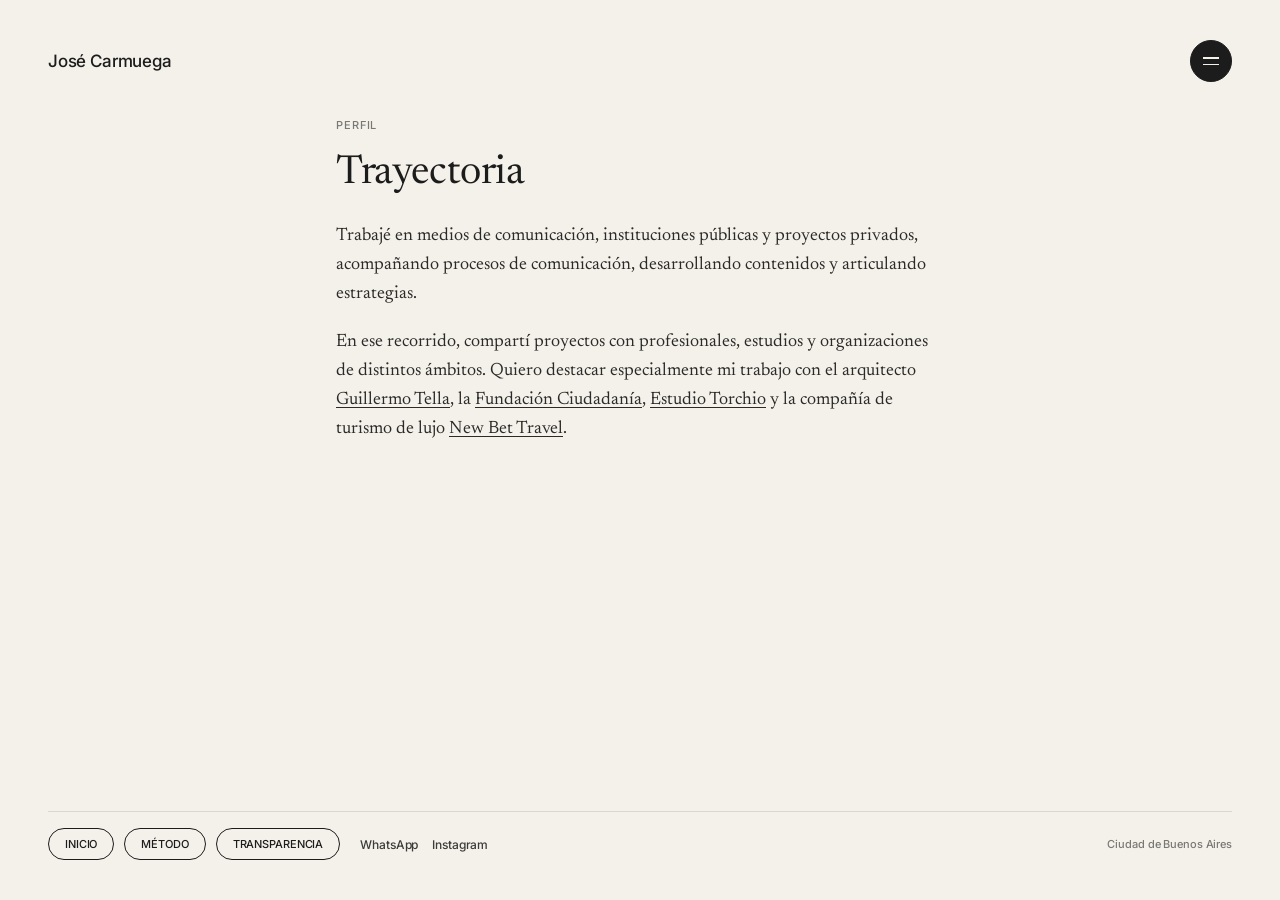
<file: trayectoria.html>
<!DOCTYPE html>
<html lang="es">
<head>
    <meta charset="UTF-8">
    <meta name="viewport" content="width=device-width, initial-scale=1.0">
    <title>Trayectoria - José Carmuega</title>
    <link rel="stylesheet" href="styles.css">
    <link rel="preconnect" href="https://fonts.googleapis.com">
    <link rel="preconnect" href="https://fonts.gstatic.com" crossorigin>
    <link href="https://fonts.googleapis.com/css2?family=Inter:wght@400;500;600&family=Newsreader:ital,opsz,wght@0,6..72,400;0,6..72,500;1,6..72,400&display=swap" rel="stylesheet">
</head>
<body>
<div class="jc-page jc-scrollable">
  
  <header class="jc-header">
    <a href="index.html" class="jc-logo">José Carmuega</a>
    <input type="checkbox" id="jc-menu-toggle" class="jc-menu-check" aria-label="Abrir menú">
    <label for="jc-menu-toggle" class="jc-menu-btn" aria-hidden="true"><span class="jc-line"></span><span class="jc-line"></span></label>
    <label for="jc-menu-toggle" class="jc-menu-overlay" aria-hidden="true"></label>
    <nav class="jc-menu-panel" aria-label="Menú principal">
      <a href="index.html" class="jc-menu-link">Inicio</a>
      <a href="trayectoria.html" class="jc-menu-link">Trayectoria</a>
      <a href="metodo.html" class="jc-menu-link">Método</a>
      <a href="transparencia.html" class="jc-menu-link">Transparencia</a>
      <a href="https://wa.me/5491158534321" target="_blank" rel="noopener" class="jc-menu-link">WhatsApp</a>
      <a href="https://instagram.com/carmuegajose" target="_blank" rel="noopener" class="jc-menu-link">Instagram</a>
    </nav>
  </header>

  <div style="width: 100%; display: flex; justify-content: center; flex-grow: 1;">
    <main style="width: 100%; max-width: 640px; margin: 36px 0 60px 0; padding: 0 16px; box-sizing: border-box;">
      
      <div style="font-family: 'Inter', sans-serif; font-size: 11px; font-weight: 500; text-transform: uppercase; letter-spacing: 0.08em; color: #7A7874; margin-bottom: 18px;">
        Perfil
      </div>

      <h1 style="font-family: 'Newsreader', Georgia, serif; font-size: clamp(28px, 3.4vw, 40px); line-height: 1.2; font-weight: 400; letter-spacing: -0.01em; color: #1C1C1C; margin: 0 0 24px 0;">
        Trayectoria
      </h1>

      <div style="font-family: 'Newsreader', Georgia, serif; font-size: 18px; line-height: 1.6; color: #2B2A28;">
        <p style="margin: 0 0 20px 0;">
          Trabajé en medios de comunicación, instituciones públicas y proyectos privados, acompañando procesos de comunicación, desarrollando contenidos y articulando estrategias.
        </p>

        <p style="margin: 0;">
          En ese recorrido, compartí proyectos con profesionales, estudios y organizaciones de distintos ámbitos. Quiero destacar especialmente mi trabajo con el arquitecto <a href="https://guillermotella.com/" target="_blank" rel="noopener" style="color: inherit; text-decoration: underline; text-underline-offset: 3px;">Guillermo Tella</a>, la <a href="https://fundacionciudadania.org/" target="_blank" rel="noopener" style="color: inherit; text-decoration: underline; text-underline-offset: 3px;">Fundación Ciudadanía</a>, <a href="https://torchio.com.ar/" target="_blank" rel="noopener" style="color: inherit; text-decoration: underline; text-underline-offset: 3px;">Estudio Torchio</a> y la compañía de turismo de lujo <a href="https://www.newbet.com.ar/" target="_blank" rel="noopener" style="color: inherit; text-decoration: underline; text-underline-offset: 3px;">New Bet Travel</a>.
        </p>
      </div>

    </main>
  </div>

  <footer class="jc-footer">
    <div class="jc-footer-left">
      <div class="jc-actions">
        <a href="index.html" class="jc-button">Inicio</a>
        <a href="metodo.html" class="jc-button">Método</a>
        <a href="transparencia.html" class="jc-button">Transparencia</a>
      </div>
      <nav class="jc-social" aria-label="Contacto">
        <a href="https://wa.me/5491158534321" target="_blank" rel="noopener" class="jc-social-link">WhatsApp</a>
        <a href="https://instagram.com/carmuegajose" target="_blank" rel="noopener" class="jc-social-link">Instagram</a>
      </nav>
    </div>
    <div class="jc-caption">Ciudad de Buenos Aires</div>
  </footer>

</div>
</body>
</html>
</file>
<file: styles.css>
@import url('https://fonts.googleapis.com/css2?family=Inter:wght@400;500;600&family=Newsreader:ital,opsz,wght@0,6..72,400;0,6..72,500;1,6..72,400&display=swap');

*,
*::before,
*::after {
  box-sizing: border-box !important;
}

html, body {
  margin: 0 !important;
  padding: 0 !important;
  width: 100% !important;
  min-height: 100% !important;
  background-color: #F4F1EA !important;
  overflow-x: hidden !important;
}

/* =========================================================
   1. ESTRUCTURA Y LIENZO A ANCHO COMPLETO
   ========================================================= */
.jc-page {
  --jc-bg: #F4F1EA;
  --jc-text: #1C1C1C;
  --jc-muted: #7A7874;
  --jc-line: rgba(28, 28, 28, 0.12);
  --jc-accent: #FF7825;
  --jc-serif: 'Newsreader', Georgia, serif;
  --jc-sans: 'Inter', -apple-system, sans-serif;

  background-color: #F4F1EA !important;
  color: #1C1C1C !important;
  font-family: 'Inter', -apple-system, sans-serif !important;
  -webkit-font-smoothing: antialiased !important;
  line-height: normal !important;
  text-align: left !important;

  width: 100% !important;
  max-width: 100% !important;
  min-height: 100vh !important;
  min-height: 100dvh !important;
  position: relative !important;
  margin: 0 !important;
  padding: 32px !important;
  box-sizing: border-box !important;

  display: flex !important;
  flex-direction: column !important;
  justify-content: space-between !important;
}

/* =========================================================
   2. CURSORES DE SELECCIÓN Y TEXTO
   ========================================================= */
.jc-page,
.jc-page * {
  cursor: auto !important;
}

.jc-page h1,
.jc-page h2,
.jc-page p,
.jc-page span:not(.jc-line),
.jc-page .jc-caption {
  cursor: text !important;
  user-select: text !important;
  -webkit-user-select: text !important;
}

.jc-page a,
.jc-page label,
.jc-page button {
  cursor: pointer !important;
}

/* =========================================================
   3. CABECERA
   ========================================================= */
.jc-page .jc-header {
  width: 100% !important;
  display: flex !important;
  justify-content: space-between !important;
  align-items: center !important;
  min-height: 42px !important;
  margin: 0 !important;
  padding: 0 !important;
  background: none !important;
  border: 0 !important;
  position: relative !important;
  z-index: 100 !important;
}

.jc-page.jc-page.jc-page a.jc-logo,
.jc-page.jc-page.jc-page a.jc-logo:link,
.jc-page.jc-page.jc-page a.jc-logo:visited {
  font-family: 'Inter', -apple-system, sans-serif !important;
  font-size: 17px !important;
  font-weight: 500 !important;
  color: #1C1C1C !important;
  -webkit-text-fill-color: #1C1C1C !important;
  text-decoration: none !important;
  letter-spacing: -0.01em !important;
  border: 0 !important;
  box-shadow: none !important;
  background: none !important;
  opacity: 1 !important;
  visibility: visible !important;
  line-height: 1.2 !important;
}

/* =========================================================
   4. MENÚ DESPLEGABLE (CHECKBOX + LABEL)
   ========================================================= */
.jc-page.jc-page.jc-page .jc-menu-check {
  position: absolute !important;
  width: 1px !important;
  height: 1px !important;
  opacity: 0 !important;
  margin: 0 !important;
  pointer-events: none !important;
}

.jc-page.jc-page.jc-page label.jc-menu-btn {
  width: 42px !important;
  height: 42px !important;
  flex: 0 0 42px !important;
  align-self: center !important;
  background-color: #1C1C1C !important;
  border: 1px solid #1C1C1C !important;
  border-radius: 50% !important;
  cursor: pointer !important;
  display: flex !important;
  flex-direction: column !important;
  justify-content: center !important;
  align-items: center !important;
  gap: 5px !important;
  padding: 0 !important;
  margin: 0 0 0 auto !important;
  transition: background-color 0.2s ease, border-color 0.2s ease !important;
}

.jc-page.jc-page.jc-page label.jc-menu-btn:hover,
.jc-page.jc-page.jc-page .jc-menu-check:checked ~ label.jc-menu-btn {
  background-color: #FF7825 !important;
  border-color: #FF7825 !important;
}

.jc-page.jc-page.jc-page .jc-menu-check:focus-visible ~ label.jc-menu-btn {
  outline: 2px solid #FF7825 !important;
  outline-offset: 3px !important;
}

.jc-page.jc-page.jc-page label.jc-menu-btn .jc-line {
  display: block !important;
  width: 16px !important;
  height: 1.5px !important;
  background-color: #F4F1EA !important;
  opacity: 1 !important;
  transition: transform 0.2s ease !important;
}

.jc-page.jc-page.jc-page .jc-menu-check:checked ~ label.jc-menu-btn .jc-line:nth-child(1) {
  transform: translateY(3.25px) rotate(45deg) !important;
}

.jc-page.jc-page.jc-page .jc-menu-check:checked ~ label.jc-menu-btn .jc-line:nth-child(2) {
  transform: translateY(-3.25px) rotate(-45deg) !important;
}

.jc-page.jc-page.jc-page label.jc-menu-overlay {
  display: none !important;
  position: fixed !important;
  top: 0 !important;
  left: 0 !important;
  width: 100vw !important;
  height: 100vh !important;
  background: transparent !important;
  z-index: 90 !important;
  cursor: default !important;
}

.jc-page.jc-page.jc-page .jc-menu-check:checked ~ label.jc-menu-overlay {
  display: block !important;
}

.jc-page.jc-page.jc-page nav.jc-menu-panel {
  position: absolute !important;
  top: calc(100% + 10px) !important;
  right: 0 !important;
  z-index: 100 !important;
  min-width: 168px !important;
  width: auto !important;
  display: flex !important;
  flex-direction: column !important;
  background-color: #F4F1EA !important;
  border: 1px solid #1C1C1C !important;
  border-radius: 22px !important;
  padding: 10px 0 !important;
  margin: 0 !important;
  opacity: 0 !important;
  visibility: hidden !important;
  transform: translateY(-6px) !important;
  transition: opacity 0.2s ease, transform 0.2s ease, visibility 0.2s !important;
}

.jc-page.jc-page.jc-page .jc-menu-check:checked ~ nav.jc-menu-panel {
  opacity: 1 !important;
  visibility: visible !important;
  transform: translateY(0) !important;
}

.jc-page.jc-page.jc-page nav.jc-menu-panel a.jc-menu-link,
.jc-page.jc-page.jc-page nav.jc-menu-panel a.jc-menu-link:link,
.jc-page.jc-page.jc-page nav.jc-menu-panel a.jc-menu-link:visited,
.jc-page.jc-page.jc-page nav.jc-menu-panel a.jc-menu-link:last-child {
  border: 0 !important;
  border-bottom: 0 !important;
  box-shadow: none !important;
  display: flex !important;
  align-items: center !important;
  min-height: 38px !important;
  line-height: 1 !important;
  padding: 0 26px !important;
  font-family: 'Newsreader', Georgia, serif !important;
  font-size: 19px !important;
  font-weight: 400 !important;
  color: #1C1C1C !important;
  -webkit-text-fill-color: #1C1C1C !important;
  text-decoration: none !important;
  text-transform: none !important;
  background: none !important;
  transition: color 0.2s ease !important;
}

.jc-page.jc-page.jc-page nav.jc-menu-panel a.jc-menu-link:hover {
  color: #FF7825 !important;
  -webkit-text-fill-color: #FF7825 !important;
}

/* =========================================================
   5. TITULAR CENTRAL
   ========================================================= */
.jc-hero {
  padding: 20px 0 !important;
  margin: 0 !important;
  flex: 1 1 auto !important;
  display: flex !important;
  align-items: center !important;
  background: none !important;
  border: 0 !important;
}

.jc-page h1.jc-headline {
  font-family: 'Newsreader', Georgia, serif !important;
  font-size: clamp(34px, 4.4vw, 76px) !important;
  line-height: 1.1 !important;
  letter-spacing: -0.005em !important;
  font-weight: 400 !important;
  color: #1C1C1C !important;
  text-transform: none !important;
  text-align: left !important;
  max-width: 100% !important;
  margin: 0 !important;
  padding: 0 !important;
}

.jc-page .jc-accent {
  display: inline-block !important;
  color: #1C1C1C !important;
  animation: jcPulseAccent 5s ease-in-out infinite !important;
  animation-delay: 1s !important;
}

@keyframes jcPulseAccent {
  0%, 100% { color: #1C1C1C; }
  50% { color: #FF7825; }
}

/* =========================================================
   6. PIE DE PÁGINA
   ========================================================= */
.jc-footer {
  width: 100% !important;
  padding: 20px 0 0 0 !important;
  margin: 0 !important;
  background: none !important;
  border: 0 !important;
  border-top: 1px solid rgba(28, 28, 28, 0.12) !important;
  display: flex !important;
  justify-content: space-between !important;
  align-items: center !important;
  flex-wrap: wrap !important;
  gap: 16px 24px !important;
}

.jc-footer-left {
  display: flex !important;
  align-items: center !important;
  gap: 20px !important;
  flex-wrap: wrap !important;
}

.jc-actions {
  display: flex !important;
  gap: 10px !important;
}

.jc-page.jc-page.jc-page a.jc-button,
.jc-page.jc-page.jc-page a.jc-button:link,
.jc-page.jc-page.jc-page a.jc-button:visited,
.jc-page.jc-page.jc-page button.jc-button {
  background-color: transparent !important;
  color: #1C1C1C !important;
  -webkit-text-fill-color: #1C1C1C !important;
  font-family: 'Inter', -apple-system, sans-serif !important;
  font-size: 11px !important;
  font-weight: 500 !important;
  line-height: normal !important;
  padding: 8px 16px !important;
  border: 1px solid #1C1C1C !important;
  border-radius: 62px !important;
  cursor: pointer !important;
  text-transform: uppercase !important;
  letter-spacing: -0.01em !important;
  text-decoration: none !important;
  box-shadow: none !important;
  display: inline-flex !important;
  align-items: center !important;
  opacity: 1 !important;
  visibility: visible !important;
  transition: background-color 0.2s ease, color 0.2s ease !important;
}

.jc-page.jc-page.jc-page a.jc-button:hover,
.jc-page.jc-page.jc-page button.jc-button:hover {
  background-color: #1C1C1C !important;
  color: #F4F1EA !important;
  -webkit-text-fill-color: #F4F1EA !important;
}

.jc-social {
  display: flex !important;
  align-items: center !important;
  gap: 14px !important;
  margin: 0 !important;
  padding: 0 !important;
}

.jc-page.jc-page.jc-page a.jc-social-link,
.jc-page.jc-page.jc-page a.jc-social-link:link,
.jc-page.jc-page.jc-page a.jc-social-link:visited {
  font-family: 'Inter', -apple-system, sans-serif !important;
  font-size: 12px !important;
  font-weight: 500 !important;
  color: #1C1C1C !important;
  -webkit-text-fill-color: #1C1C1C !important;
  text-decoration: none !important;
  letter-spacing: -0.01em !important;
  opacity: 0.85 !important;
  border: 0 !important;
  box-shadow: none !important;
  background: none !important;
  visibility: visible !important;
  transition: opacity 0.2s ease, color 0.2s ease !important;
}

.jc-page.jc-page.jc-page a.jc-social-link:hover {
  opacity: 1 !important;
  color: #FF7825 !important;
  -webkit-text-fill-color: #FF7825 !important;
}

.jc-caption {
  font-family: 'Inter', -apple-system, sans-serif !important;
  font-size: 11px !important;
  font-weight: 500 !important;
  letter-spacing: -0.01em !important;
  color: #7A7874 !important;
  -webkit-text-fill-color: #7A7874 !important;
  white-space: nowrap !important;
}

/* =========================================================
   7. AJUSTES ESCRITORIO
   ========================================================= */
@media (min-width: 769px) {
  /* Si la página no es scrolleable, la ventana queda bloqueada sin barras */
  html:has(.jc-page:not(.jc-scrollable)),
  body:has(.jc-page:not(.jc-scrollable)) {
    overflow-y: hidden !important;
    height: 100vh !important;
  }

  /* Vista pantalla fija (Home) */
  .jc-page:not(.jc-scrollable) {
    height: 100vh !important;
    max-height: 100vh !important;
    padding: 32px 48px !important;
    overflow: hidden !important;
  }

  /* Si existiera barra de WordPress */
  body.admin-bar .jc-page:not(.jc-scrollable) {
    height: calc(100vh - 32px) !important;
    max-height: calc(100vh - 32px) !important;
  }

  /* Vista con scroll libre para lecturas largas (Transparencia / Trayectoria) */
  .jc-page.jc-scrollable {
    height: auto !important;
    min-height: 100vh !important;
    max-height: none !important;
    overflow-y: visible !important;
    padding: 40px 48px !important;
  }

  .jc-hero {
    padding: 0 !important;
  }

  .jc-footer {
    padding-top: 16px !important;
    margin-bottom: 0 !important;
  }

  .jc-page.jc-page.jc-page label.jc-menu-btn {
    margin: 0 !important;
  }

  .jc-page.jc-page.jc-page nav.jc-menu-panel {
    right: 0 !important;
  }
}

/* =========================================================
   8. AJUSTES CELULAR / TABLET
   ========================================================= */
@media (max-width: 768px) {
  .jc-page {
    padding: 24px 20px !important;
    height: auto !important;
    min-height: 100vh !important;
    min-height: 100dvh !important;
  }

  .jc-page label.jc-menu-btn {
    margin: 0 !important;
  }

  .jc-page nav.jc-menu-panel {
    right: 0 !important;
    min-width: 156px !important;
    border-radius: 20px !important;
  }

  .jc-page nav.jc-menu-panel a.jc-menu-link,
  .jc-page nav.jc-menu-panel a.jc-menu-link:link,
  .jc-page nav.jc-menu-panel a.jc-menu-link:visited {
    font-size: 18px !important;
    padding: 0 20px !important;
    min-height: 36px !important;
  }

  .jc-hero {
    padding: 24px 0 !important;
  }

  .jc-page h1.jc-headline {
    font-size: clamp(32px, 8.5vw, 42px) !important;
    line-height: 1.15 !important;
  }

  .jc-footer {
    padding-top: 18px !important;
    gap: 14px !important;
  }

  .jc-footer-left {
    gap: 16px !important;
  }

  .jc-page a.jc-button,
  .jc-page button.jc-button {
    font-size: 10px !important;
    padding: 7px 13px !important;
  }

  .jc-page a.jc-social-link {
    font-size: 11px !important;
  }

  .jc-caption {
    font-size: 10px !important;
  }
}

/* =========================================================
   9. ESTILOS DE DOCUMENTO EDITORIAL Y FORMULARIO
   ========================================================= */
.jc-reader-column {
  width: 100% !important;
  max-width: 720px !important;
  margin: 40px auto 60px auto !important;
  padding: 0 !important;
  box-sizing: border-box !important;
  flex-grow: 1 !important;
}

.jc-doc-kicker {
  font-family: 'Inter', sans-serif !important;
  font-size: 11px !important;
  font-weight: 500 !important;
  text-transform: uppercase !important;
  letter-spacing: 0.08em !important;
  color: #7A7874 !important;
  margin-bottom: 20px !important;
  line-height: 1 !important;
}

.jc-doc-h1 {
  font-family: 'Newsreader', Georgia, serif !important;
  font-size: clamp(32px, 4.2vw, 48px) !important;
  line-height: 1.18 !important;
  font-weight: 400 !important;
  letter-spacing: -0.01em !important;
  color: #1C1C1C !important;
  margin: 0 0 24px 0 !important;
}

.jc-doc-standfirst {
  font-family: 'Newsreader', Georgia, serif !important;
  font-size: clamp(20px, 2.3vw, 24px) !important;
  line-height: 1.35 !important;
  color: #1C1C1C !important;
  margin: 0 0 16px 0 !important;
}

.jc-doc-notice {
  font-family: 'Inter', sans-serif !important;
  font-size: 13px !important;
  line-height: 1.6 !important;
  color: #7A7874 !important;
  margin: 0 0 32px 0 !important;
  padding-bottom: 18px !important;
  border-bottom: 1px solid rgba(28, 28, 28, 0.12) !important;
}
/* =========================================================
   10. DIRECTORIO DE HERRAMIENTAS (GRILLA EDITORIAL)
   ========================================================= */
.jc-tools-filters {
  display: flex !important;
  flex-wrap: wrap !important;
  gap: 8px !important;
  margin: 28px 0 36px 0 !important;
  padding-bottom: 22px !important;
  border-bottom: 1px solid rgba(28, 28, 28, 0.12) !important;
}

.jc-page.jc-page.jc-page button.jc-filter-pill {
  appearance: none !important;
  -webkit-appearance: none !important;
  background-color: transparent !important;
  color: #1C1C1C !important;
  -webkit-text-fill-color: #1C1C1C !important;
  border: 1px solid rgba(28, 28, 28, 0.24) !important;
  border-radius: 62px !important;
  padding: 6px 14px !important;
  margin: 0 !important;
  font-family: 'Inter', -apple-system, sans-serif !important;
  font-size: 11px !important;
  font-weight: 500 !important;
  line-height: 1.2 !important;
  letter-spacing: -0.01em !important;
  text-transform: uppercase !important;
  cursor: pointer !important;
  box-shadow: none !important;
  transition: background-color 0.2s ease, border-color 0.2s ease, color 0.2s ease !important;
}

.jc-page.jc-page.jc-page button.jc-filter-pill:hover {
  border-color: #FF7825 !important;
  color: #FF7825 !important;
  -webkit-text-fill-color: #FF7825 !important;
}

.jc-page.jc-page.jc-page button.jc-filter-pill.is-active {
  background-color: #1C1C1C !important;
  border-color: #1C1C1C !important;
  color: #F4F1EA !important;
  -webkit-text-fill-color: #F4F1EA !important;
}

.jc-cat-section {
  margin: 0 0 44px 0 !important;
}

.jc-cat-section:last-of-type {
  margin-bottom: 0 !important;
}

.jc-cat-section.is-hidden {
  display: none !important;
}

.jc-cat-header {
  display: flex !important;
  align-items: baseline !important;
  justify-content: space-between !important;
  margin: 0 0 14px 0 !important;
  padding: 0 0 8px 0 !important;
}

.jc-page h2.jc-cat-title {
  font-family: 'Newsreader', Georgia, serif !important;
  font-size: 23px !important;
  font-weight: 400 !important;
  line-height: 1.2 !important;
  letter-spacing: -0.01em !important;
  color: #1C1C1C !important;
  margin: 0 !important;
  padding: 0 !important;
}

.jc-cat-count {
  font-family: 'Inter', -apple-system, sans-serif !important;
  font-size: 11px !important;
  font-weight: 500 !important;
  letter-spacing: 0.06em !important;
  color: #7A7874 !important;
}

/* Grilla editorial de bordes finos (hairline) */
.jc-tools-grid {
  display: grid !important;
  grid-template-columns: repeat(2, minmax(0, 1fr)) !important;
  border-top: 1px solid rgba(28, 28, 28, 0.14) !important;
  border-left: 1px solid rgba(28, 28, 28, 0.14) !important;
}

.jc-page.jc-page.jc-page a.jc-tool-card,
.jc-page.jc-page.jc-page a.jc-tool-card:link,
.jc-page.jc-page.jc-page a.jc-tool-card:visited {
  display: flex !important;
  flex-direction: column !important;
  justify-content: space-between !important;
  padding: 18px 20px !important;
  margin: 0 !important;
  text-decoration: none !important;
  border: 0 !important;
  border-right: 1px solid rgba(28, 28, 28, 0.14) !important;
  border-bottom: 1px solid rgba(28, 28, 28, 0.14) !important;
  background-color: transparent !important;
  box-shadow: none !important;
  cursor: pointer !important;
  transition: background-color 0.2s ease !important;
}

.jc-page.jc-page.jc-page a.jc-tool-card * {
  cursor: pointer !important;
}

.jc-page.jc-page.jc-page a.jc-tool-card:hover {
  background-color: rgba(28, 28, 28, 0.03) !important;
}

.jc-tool-top {
  display: flex !important;
  align-items: flex-start !important;
  justify-content: space-between !important;
  gap: 12px !important;
  margin: 0 0 8px 0 !important;
}

.jc-tool-name {
  font-family: 'Newsreader', Georgia, serif !important;
  font-size: 19px !important;
  font-weight: 400 !important;
  line-height: 1.25 !important;
  color: #1C1C1C !important;
  -webkit-text-fill-color: #1C1C1C !important;
  transition: color 0.2s ease !important;
}

.jc-page.jc-page.jc-page a.jc-tool-card:hover .jc-tool-name {
  color: #FF7825 !important;
  -webkit-text-fill-color: #FF7825 !important;
}

.jc-tool-arrow {
  font-family: 'Inter', -apple-system, sans-serif !important;
  font-size: 13px !important;
  font-weight: 400 !important;
  line-height: 1.2 !important;
  color: #7A7874 !important;
  -webkit-text-fill-color: #7A7874 !important;
  flex-shrink: 0 !important;
  transition: transform 0.2s ease, color 0.2s ease !important;
}

.jc-page.jc-page.jc-page a.jc-tool-card:hover .jc-tool-arrow {
  transform: translate(2px, -2px) !important;
  color: #FF7825 !important;
  -webkit-text-fill-color: #FF7825 !important;
}

.jc-tool-desc {
  font-family: 'Inter', -apple-system, sans-serif !important;
  font-size: 13px !important;
  font-weight: 400 !important;
  line-height: 1.5 !important;
  color: #4A4845 !important;
  -webkit-text-fill-color: #4A4845 !important;
  margin: 0 !important;
}

@media (max-width: 640px) {
  .jc-tools-filters {
    gap: 6px !important;
    margin: 22px 0 28px 0 !important;
  }

  .jc-page.jc-page.jc-page button.jc-filter-pill {
    font-size: 10px !important;
    padding: 6px 11px !important;
  }

  .jc-tools-grid {
    grid-template-columns: 1fr !important;
  }

  .jc-page.jc-page.jc-page a.jc-tool-card,
  .jc-page.jc-page.jc-page a.jc-tool-card:link,
  .jc-page.jc-page.jc-page a.jc-tool-card:visited {
    padding: 16px !important;
  }
}
/* =========================================================
11. BARRA INFERIOR DE COOKIES Y PRIVACIDAD
   ========================================================= */
.jc-cookie-bar {
  position: fixed !important;
  bottom: 0 !important;
  left: 0 !important;
  width: 100% !important;
  background-color: rgba(244, 241, 234, 0.96) !important;
  border-top: 1px solid #1C1C1C !important;
  backdrop-filter: blur(10px) !important;
  -webkit-backdrop-filter: blur(10px) !important;
  z-index: 999 !important;
  padding: 16px 48px !important;
  box-sizing: border-box !important;
  transition: transform 0.35s ease, opacity 0.35s ease !important;
}

.jc-cookie-bar.is-hidden {
  opacity: 0 !important;
  transform: translateY(100%) !important;
  pointer-events: none !important;
}

.jc-cookie-inner {
  width: 100% !important;
  max-width: 100% !important;
  margin: 0 auto !important;
  display: flex !important;
  align-items: center !important;
  justify-content: space-between !important;
  gap: 24px !important;
}

.jc-cookie-text {
  font-family: 'Inter', -apple-system, sans-serif !important;
  font-size: 12px !important;
  font-weight: 400 !important;
  line-height: 1.5 !important;
  color: #4A4845 !important;
  -webkit-text-fill-color: #4A4845 !important;
  margin: 0 !important;
  cursor: text !important;
}

.jc-cookie-actions {
  display: flex !important;
  align-items: center !important;
  gap: 10px !important;
  flex-shrink: 0 !important;
}

button.jc-cookie-btn {
  appearance: none !important;
  -webkit-appearance: none !important;
  font-family: 'Inter', -apple-system, sans-serif !important;
  font-size: 11px !important;
  font-weight: 500 !important;
  line-height: normal !important;
  letter-spacing: -0.01em !important;
  text-transform: uppercase !important;
  padding: 8px 16px !important;
  border-radius: 62px !important;
  cursor: pointer !important;
  box-shadow: none !important;
  transition: background-color 0.2s ease, border-color 0.2s ease, color 0.2s ease !important;
}

button.jc-cookie-btn.jc-cookie-reject {
  background-color: transparent !important;
  color: #1C1C1C !important;
  -webkit-text-fill-color: #1C1C1C !important;
  border: 1px solid rgba(28, 28, 28, 0.3) !important;
}

button.jc-cookie-btn.jc-cookie-reject:hover {
  border-color: #1C1C1C !important;
  background-color: rgba(28, 28, 28, 0.04) !important;
}

button.jc-cookie-btn.jc-cookie-accept {
  background-color: #1C1C1C !important;
  color: #F4F1EA !important;
  -webkit-text-fill-color: #F4F1EA !important;
  border: 1px solid #1C1C1C !important;
}

button.jc-cookie-btn.jc-cookie-accept:hover {
  background-color: #FF7825 !important;
  border-color: #FF7825 !important;
  color: #F4F1EA !important;
  -webkit-text-fill-color: #F4F1EA !important;
}

@media (max-width: 768px) {
  .jc-cookie-bar {
    padding: 16px 20px !important;
  }

  .jc-cookie-inner {
    flex-direction: column !important;
    align-items: stretch !important;
    gap: 12px !important;
  }

  .jc-cookie-text {
    font-size: 11px !important;
  }

  .jc-cookie-actions {
    justify-content: flex-end !important;
  }

  button.jc-cookie-btn {
    font-size: 10px !important;
    padding: 7px 14px !important;
  }
}
</file>
